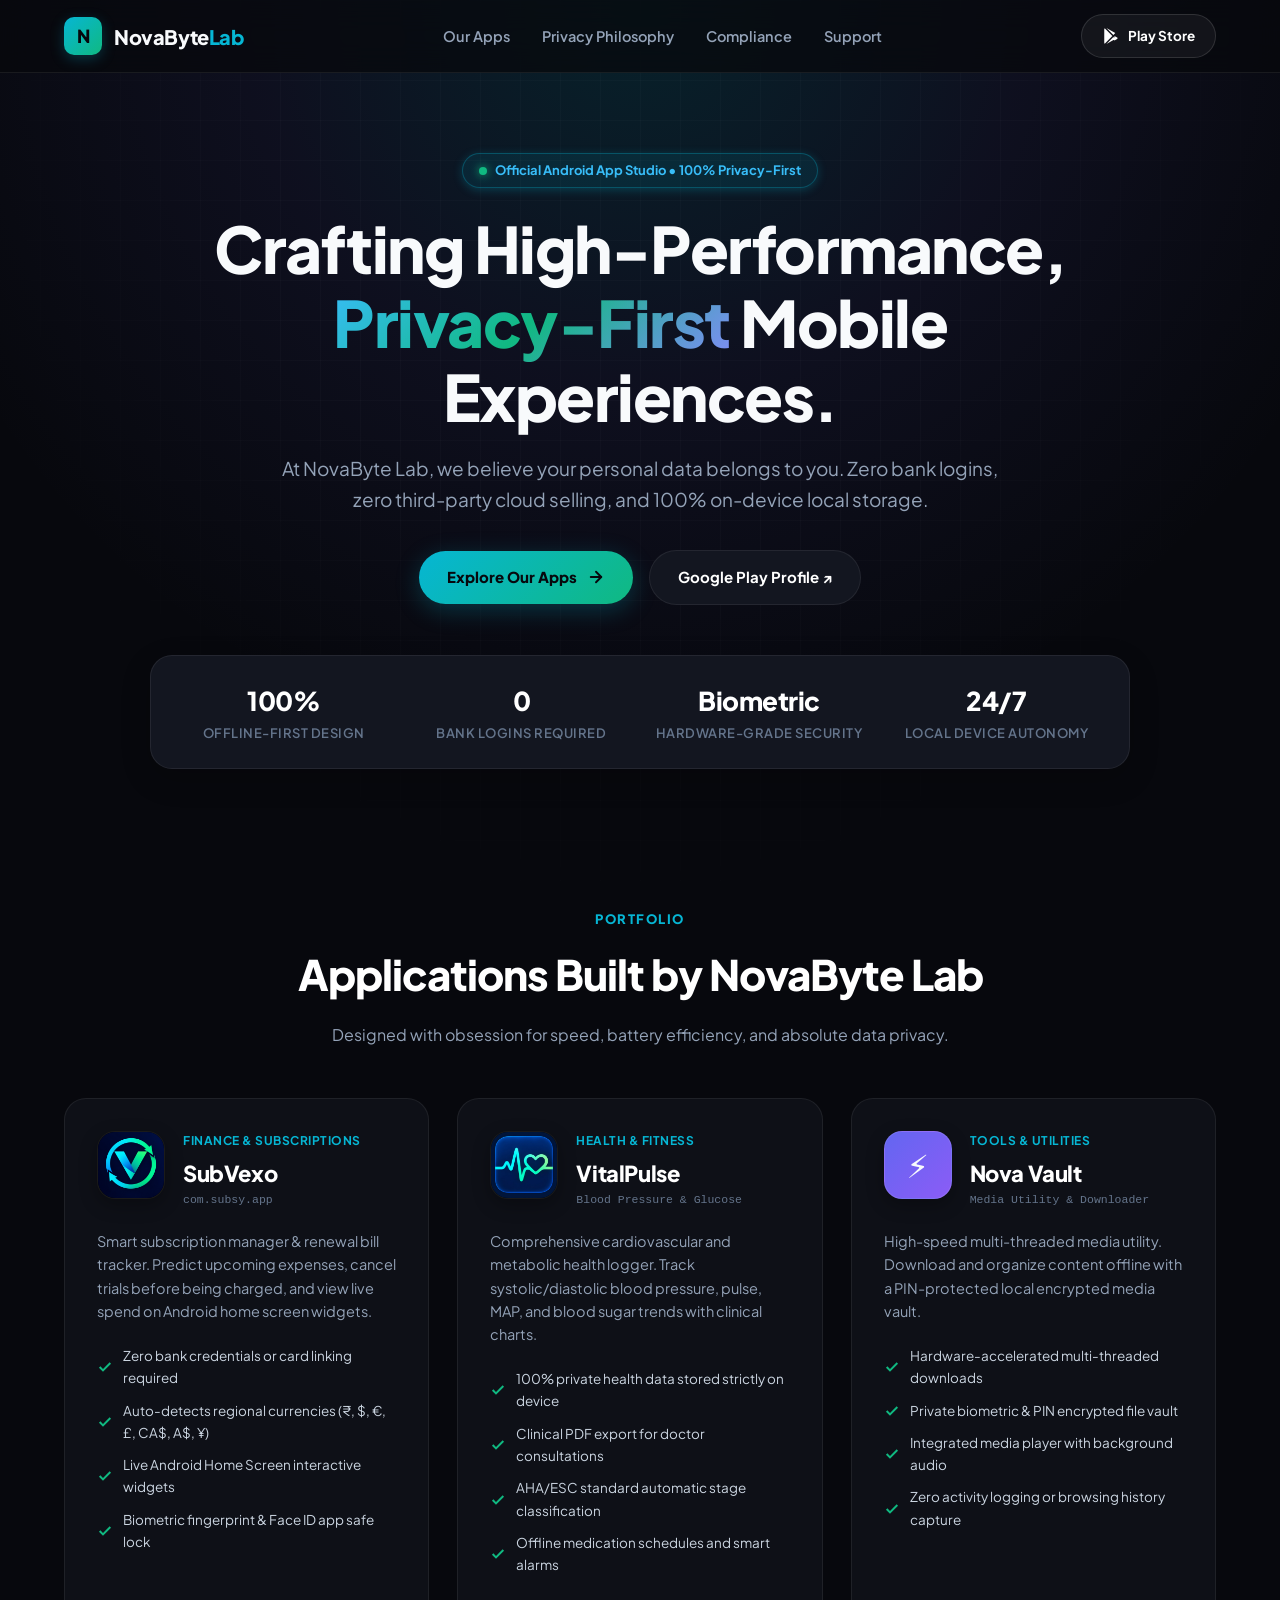
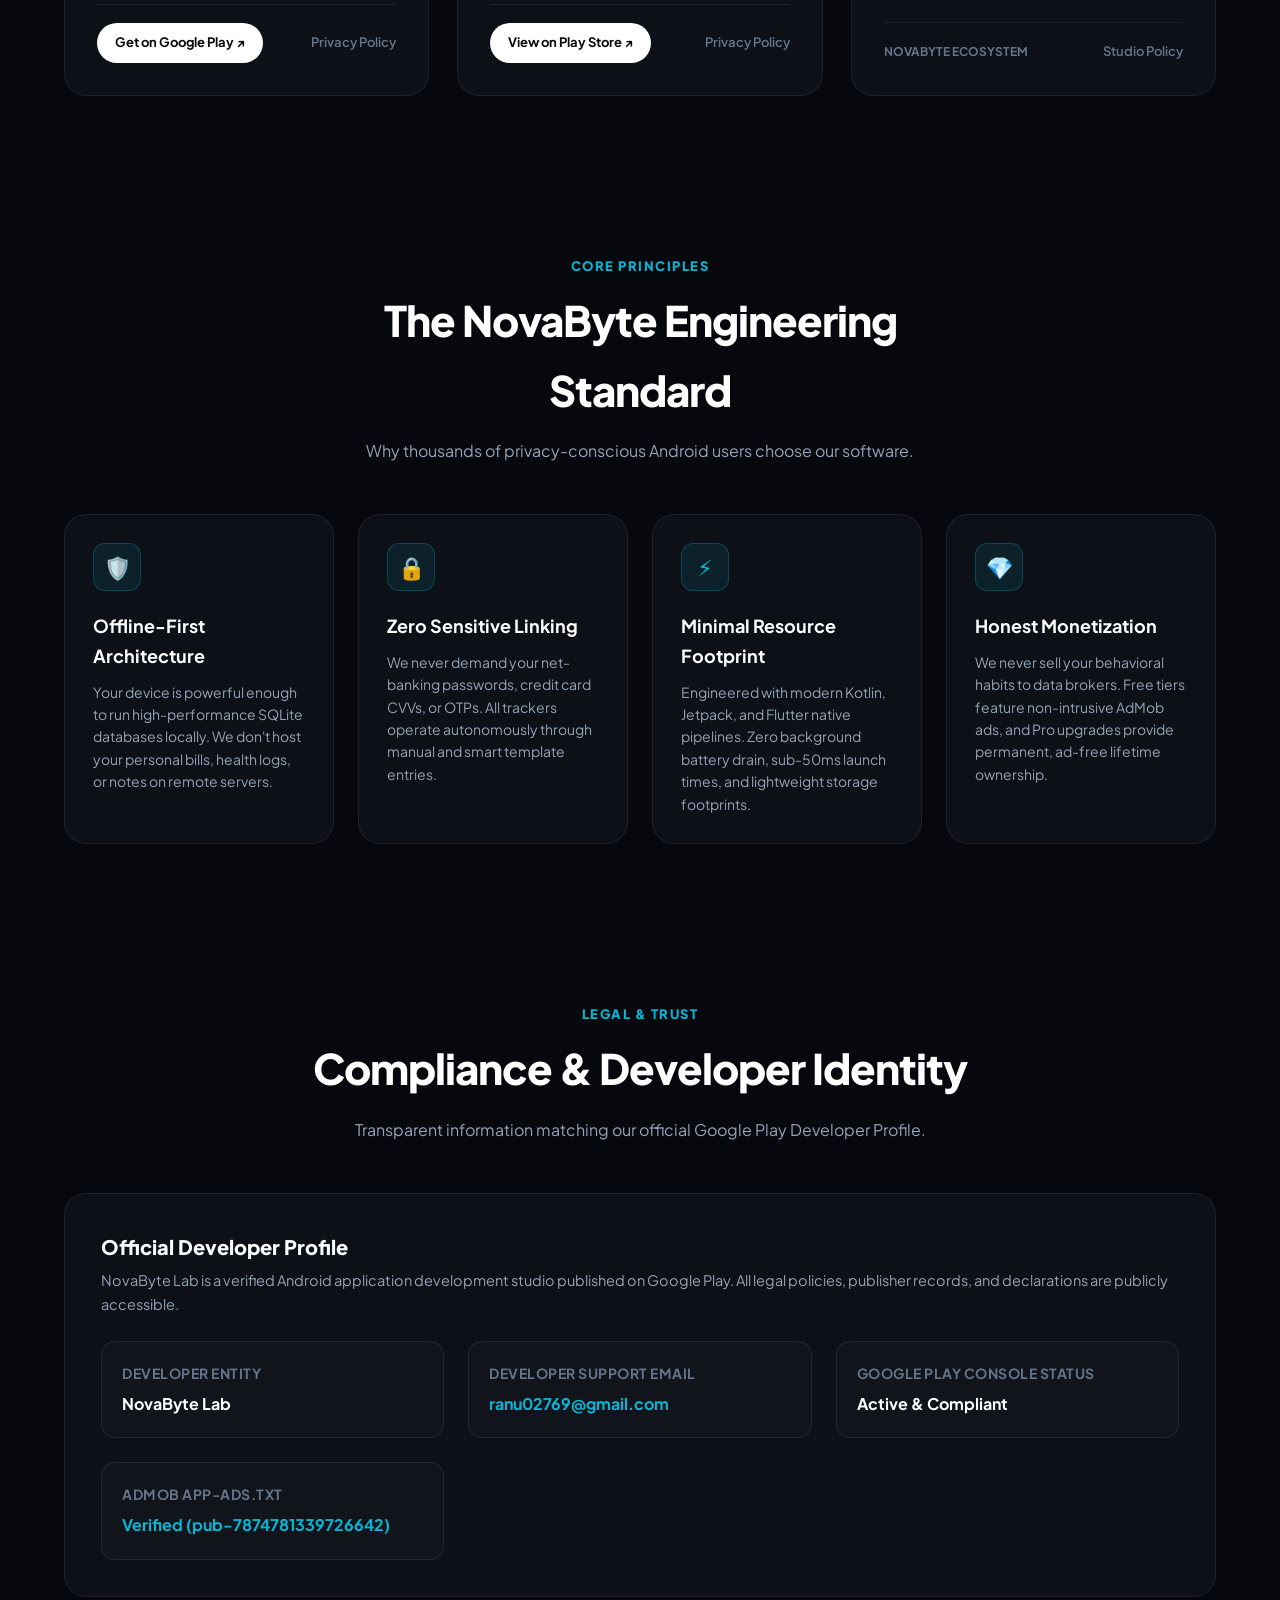
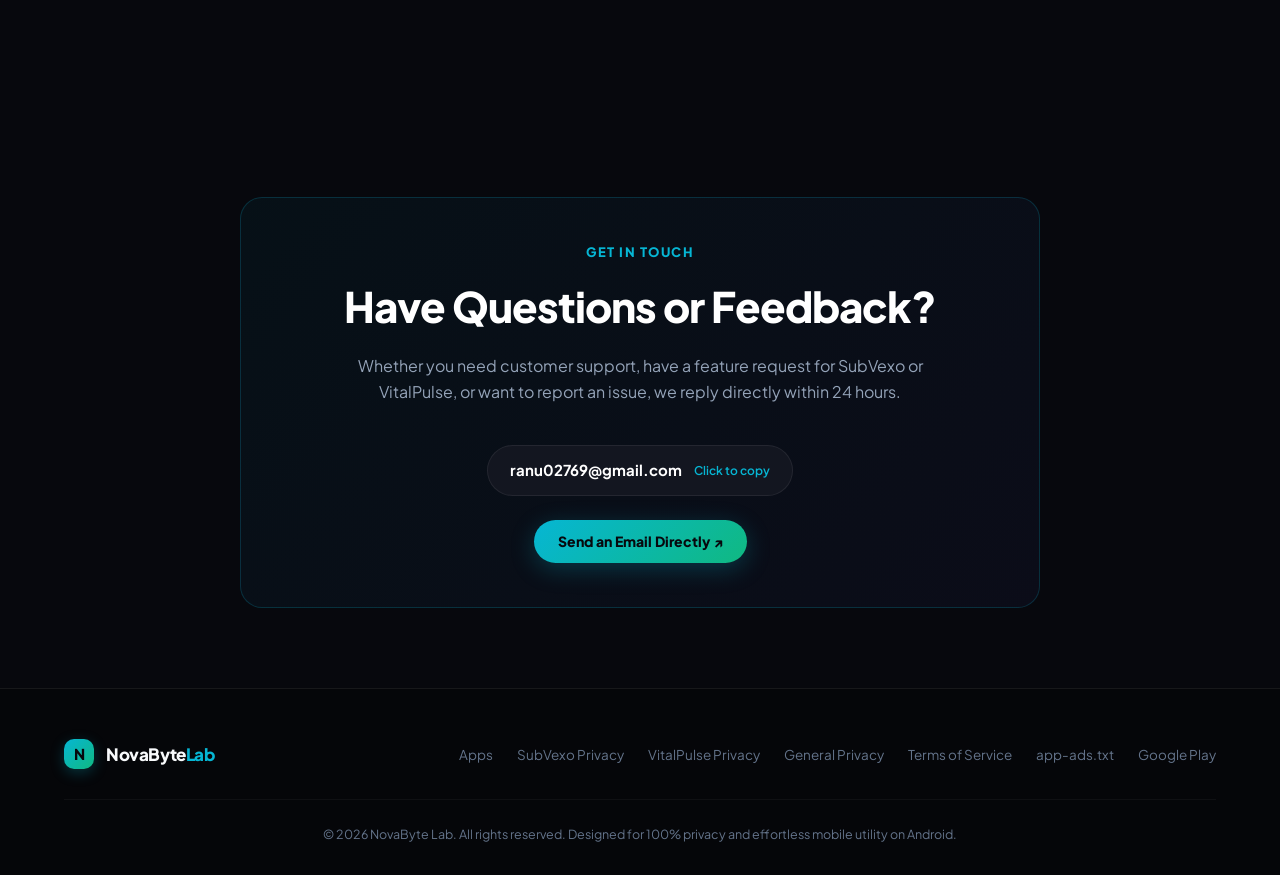
<file: index.html>
<!DOCTYPE html>
<html lang="en">
<head>
  <meta charset="UTF-8"/>
  <meta name="viewport" content="width=device-width, initial-scale=1.0"/>
  <title>NovaByte Lab – Privacy-First, High-Performance Android Apps</title>
  <meta name="description" content="Official home of NovaByte Lab. We craft privacy-first, offline-first mobile applications for Android, including SubVexo and VitalPulse."/>
  <meta name="keywords" content="NovaByte Lab, SubVexo, VitalPulse, Android apps, subscription tracker, offline health tracker, privacy first apps"/>
  <meta name="author" content="NovaByte Lab"/>
  <meta name="theme-color" content="#07080d"/>

  <!-- Open Graph / Meta -->
  <meta property="og:type" content="website"/>
  <meta property="og:title" content="NovaByte Lab – Android App Studio"/>
  <meta property="og:description" content="Crafting high-performance, privacy-first mobile apps for Android with zero bank linking and 100% offline data integrity."/>
  
  <!-- Fonts -->
  <link rel="preconnect" href="https://fonts.googleapis.com"/>
  <link rel="preconnect" href="https://fonts.gstatic.com" crossorigin/>
  <link href="https://fonts.googleapis.com/css2?family=Plus+Jakarta+Sans:wght@400;500;600;700;800&display=swap" rel="stylesheet"/>

  <link rel="stylesheet" href="style.css"/>
</head>
<body>
  <div class="bg-grid"></div>

  <!-- ================= Header ================= -->
  <header class="site-header">
    <div class="container">
      <div class="nav-wrapper">
        <a href="index.html" class="brand-logo">
          <div class="brand-icon-box">N</div>
          <div class="brand-text">NovaByte<span>Lab</span></div>
        </a>

        <ul class="nav-links">
          <li><a href="#apps">Our Apps</a></li>
          <li><a href="#philosophy">Privacy Philosophy</a></li>
          <li><a href="#compliance">Compliance</a></li>
          <li><a href="#contact">Support</a></li>
        </ul>

        <div class="nav-actions">
          <a href="https://play.google.com/store/apps/developer?id=NovaByte+Lab" target="_blank" rel="noopener" class="nav-cta-btn">
            <svg width="18" height="18" viewBox="0 0 24 24" fill="currentColor">
              <path d="M3.609 1.814L13.793 12 3.61 22.186c-.37-.323-.61-.798-.61-1.336V3.15c0-.538.24-1.013.61-1.336zM15.207 13.414l2.457 2.457-11.758 6.72 9.301-9.177zm0-2.828L5.906 1.409l11.758 6.72-2.457 2.457zm1.414 1.414l3.536 2.02c.883.505.883 1.331 0 1.836l-3.536 2.02-2.121-2.121 2.121-2.121z"/>
            </svg>
            Play Store
          </a>
          <button class="mobile-toggle" aria-label="Toggle navigation">☰</button>
        </div>
      </div>
    </div>
  </header>

  <main>
    <!-- ================= Hero Section ================= -->
    <section class="hero">
      <div class="container">
        <div class="hero-pill">
          <span class="pulse-dot"></span>
          Official Android App Studio • 100% Privacy-First
        </div>

        <h1 class="hero-title">
          Crafting High-Performance, <span class="gradient-text">Privacy-First</span> Mobile Experiences.
        </h1>

        <p class="hero-subtitle">
          At NovaByte Lab, we believe your personal data belongs to you. Zero bank logins, zero third-party cloud selling, and 100% on-device local storage.
        </p>

        <div class="hero-buttons">
          <a href="#apps" class="btn-primary">
            Explore Our Apps
            <svg width="18" height="18" viewBox="0 0 24 24" fill="none" stroke="currentColor" stroke-width="2.5" stroke-linecap="round" stroke-linejoin="round">
              <line x1="5" y1="12" x2="19" y2="12"></line>
              <polyline points="12 5 19 12 12 19"></polyline>
            </svg>
          </a>
          <a href="https://play.google.com/store/apps/developer?id=NovaByte+Lab" target="_blank" rel="noopener" class="btn-secondary">
            Google Play Profile ↗
          </a>
        </div>

        <div class="trust-bar">
          <div class="stat-item">
            <div class="stat-number">100%</div>
            <div class="stat-label">Offline-First Design</div>
          </div>
          <div class="stat-item">
            <div class="stat-number">0</div>
            <div class="stat-label">Bank Logins Required</div>
          </div>
          <div class="stat-item">
            <div class="stat-number">Biometric</div>
            <div class="stat-label">Hardware-Grade Security</div>
          </div>
          <div class="stat-item">
            <div class="stat-number">24/7</div>
            <div class="stat-label">Local Device Autonomy</div>
          </div>
        </div>
      </div>
    </section>

    <!-- ================= Apps Showcase ================= -->
    <section class="section" id="apps">
      <div class="container">
        <div class="section-head">
          <span class="section-tag">Portfolio</span>
          <h2 class="section-title">Applications Built by NovaByte Lab</h2>
          <p class="section-desc">Designed with obsession for speed, battery efficiency, and absolute data privacy.</p>
        </div>

        <div class="apps-grid">
          <!-- App 1: SubVexo -->
          <div class="app-card">
            <div class="app-header">
              <img src="assets/subvexo_icon.png" alt="SubVexo App Icon" class="app-icon"/>
              <div class="app-meta">
                <div class="app-category">Finance &amp; Subscriptions</div>
                <h3 class="app-title">SubVexo</h3>
                <div class="app-package">com.subsy.app</div>
              </div>
            </div>
            <p class="app-summary">
              Smart subscription manager &amp; renewal bill tracker. Predict upcoming expenses, cancel trials before being charged, and view live spend on Android home screen widgets.
            </p>
            <ul class="app-features">
              <li>
                <svg width="16" height="16" viewBox="0 0 24 24" fill="none" stroke="currentColor" stroke-width="3"><polyline points="20 6 9 17 4 12"/></svg>
                Zero bank credentials or card linking required
              </li>
              <li>
                <svg width="16" height="16" viewBox="0 0 24 24" fill="none" stroke="currentColor" stroke-width="3"><polyline points="20 6 9 17 4 12"/></svg>
                Auto-detects regional currencies (₹, $, €, £, CA$, A$, ¥)
              </li>
              <li>
                <svg width="16" height="16" viewBox="0 0 24 24" fill="none" stroke="currentColor" stroke-width="3"><polyline points="20 6 9 17 4 12"/></svg>
                Live Android Home Screen interactive widgets
              </li>
              <li>
                <svg width="16" height="16" viewBox="0 0 24 24" fill="none" stroke="currentColor" stroke-width="3"><polyline points="20 6 9 17 4 12"/></svg>
                Biometric fingerprint &amp; Face ID app safe lock
              </li>
            </ul>
            <div class="app-actions">
              <a href="https://play.google.com/store/apps/details?id=com.subsy.app" target="_blank" rel="noopener" class="app-play-btn">
                Get on Google Play ↗
              </a>
              <a href="privacy-subvexo.html" class="app-policy-link">Privacy Policy</a>
            </div>
          </div>

          <!-- App 2: VitalPulse -->
          <div class="app-card">
            <div class="app-header">
              <img src="assets/bp_tracker_icon.png" alt="VitalPulse Health Tracker Icon" class="app-icon"/>
              <div class="app-meta">
                <div class="app-category">Health &amp; Fitness</div>
                <h3 class="app-title">VitalPulse</h3>
                <div class="app-package">Blood Pressure &amp; Glucose</div>
              </div>
            </div>
            <p class="app-summary">
              Comprehensive cardiovascular and metabolic health logger. Track systolic/diastolic blood pressure, pulse, MAP, and blood sugar trends with clinical charts.
            </p>
            <ul class="app-features">
              <li>
                <svg width="16" height="16" viewBox="0 0 24 24" fill="none" stroke="currentColor" stroke-width="3"><polyline points="20 6 9 17 4 12"/></svg>
                100% private health data stored strictly on device
              </li>
              <li>
                <svg width="16" height="16" viewBox="0 0 24 24" fill="none" stroke="currentColor" stroke-width="3"><polyline points="20 6 9 17 4 12"/></svg>
                Clinical PDF export for doctor consultations
              </li>
              <li>
                <svg width="16" height="16" viewBox="0 0 24 24" fill="none" stroke="currentColor" stroke-width="3"><polyline points="20 6 9 17 4 12"/></svg>
                AHA/ESC standard automatic stage classification
              </li>
              <li>
                <svg width="16" height="16" viewBox="0 0 24 24" fill="none" stroke="currentColor" stroke-width="3"><polyline points="20 6 9 17 4 12"/></svg>
                Offline medication schedules and smart alarms
              </li>
            </ul>
            <div class="app-actions">
              <a href="https://play.google.com/store/apps/developer?id=NovaByte+Lab" target="_blank" rel="noopener" class="app-play-btn">
                View on Play Store ↗
              </a>
              <a href="privacy-vitalpulse.html" class="app-policy-link">Privacy Policy</a>
            </div>
          </div>

          <!-- App 3: Nova Media Vault -->
          <div class="app-card">
            <div class="app-header">
              <div class="app-icon" style="display:flex;align-items:center;justify-content:center;background:linear-gradient(135deg,#6366f1,#8b5cf6);font-size:32px;">⚡</div>
              <div class="app-meta">
                <div class="app-category">Tools &amp; Utilities</div>
                <h3 class="app-title">Nova Vault</h3>
                <div class="app-package">Media Utility &amp; Downloader</div>
              </div>
            </div>
            <p class="app-summary">
              High-speed multi-threaded media utility. Download and organize content offline with a PIN-protected local encrypted media vault.
            </p>
            <ul class="app-features">
              <li>
                <svg width="16" height="16" viewBox="0 0 24 24" fill="none" stroke="currentColor" stroke-width="3"><polyline points="20 6 9 17 4 12"/></svg>
                Hardware-accelerated multi-threaded downloads
              </li>
              <li>
                <svg width="16" height="16" viewBox="0 0 24 24" fill="none" stroke="currentColor" stroke-width="3"><polyline points="20 6 9 17 4 12"/></svg>
                Private biometric &amp; PIN encrypted file vault
              </li>
              <li>
                <svg width="16" height="16" viewBox="0 0 24 24" fill="none" stroke="currentColor" stroke-width="3"><polyline points="20 6 9 17 4 12"/></svg>
                Integrated media player with background audio
              </li>
              <li>
                <svg width="16" height="16" viewBox="0 0 24 24" fill="none" stroke="currentColor" stroke-width="3"><polyline points="20 6 9 17 4 12"/></svg>
                Zero activity logging or browsing history capture
              </li>
            </ul>
            <div class="app-actions">
              <span style="font-size:12px;font-weight:700;color:var(--text-muted);text-transform:uppercase;">NovaByte Ecosystem</span>
              <a href="privacy.html" class="app-policy-link">Studio Policy</a>
            </div>
          </div>
        </div>
      </div>
    </section>

    <!-- ================= Philosophy & Pillars ================= -->
    <section class="section" id="philosophy">
      <div class="container">
        <div class="section-head">
          <span class="section-tag">Core Principles</span>
          <h2 class="section-title">The NovaByte Engineering Standard</h2>
          <p class="section-desc">Why thousands of privacy-conscious Android users choose our software.</p>
        </div>

        <div class="pillars-grid">
          <div class="pillar-card">
            <div class="pillar-icon-box">🛡️</div>
            <h3 class="pillar-title">Offline-First Architecture</h3>
            <p class="pillar-desc">
              Your device is powerful enough to run high-performance SQLite databases locally. We don't host your personal bills, health logs, or notes on remote servers.
            </p>
          </div>

          <div class="pillar-card">
            <div class="pillar-icon-box">🔒</div>
            <h3 class="pillar-title">Zero Sensitive Linking</h3>
            <p class="pillar-desc">
              We never demand your net-banking passwords, credit card CVVs, or OTPs. All trackers operate autonomously through manual and smart template entries.
            </p>
          </div>

          <div class="pillar-card">
            <div class="pillar-icon-box">⚡</div>
            <h3 class="pillar-title">Minimal Resource Footprint</h3>
            <p class="pillar-desc">
              Engineered with modern Kotlin, Jetpack, and Flutter native pipelines. Zero background battery drain, sub-50ms launch times, and lightweight storage footprints.
            </p>
          </div>

          <div class="pillar-card">
            <div class="pillar-icon-box">💎</div>
            <h3 class="pillar-title">Honest Monetization</h3>
            <p class="pillar-desc">
              We never sell your behavioral habits to data brokers. Free tiers feature non-intrusive AdMob ads, and Pro upgrades provide permanent, ad-free lifetime ownership.
            </p>
          </div>
        </div>
      </div>
    </section>

    <!-- ================= Developer & Compliance Hub ================= -->
    <section class="section" id="compliance">
      <div class="container">
        <div class="section-head">
          <span class="section-tag">Legal &amp; Trust</span>
          <h2 class="section-title">Compliance &amp; Developer Identity</h2>
          <p class="section-desc">Transparent information matching our official Google Play Developer Profile.</p>
        </div>

        <div class="compliance-box">
          <h3 style="font-size:20px;font-weight:800;color:#fff;margin-bottom:6px;">Official Developer Profile</h3>
          <p style="color:var(--text-secondary);font-size:14.5px;">
            NovaByte Lab is a verified Android application development studio published on Google Play. All legal policies, publisher records, and declarations are publicly accessible.
          </p>

          <div class="compliance-grid">
            <div class="compliance-item">
              <h4>Developer Entity</h4>
              <p>NovaByte Lab</p>
            </div>
            <div class="compliance-item">
              <h4>Developer Support Email</h4>
              <p><a href="mailto:ranu02769@gmail.com" style="color:var(--cyan);text-decoration:none;">ranu02769@gmail.com</a></p>
            </div>
            <div class="compliance-item">
              <h4>Google Play Console Status</h4>
              <p>Active &amp; Compliant</p>
            </div>
            <div class="compliance-item">
              <h4>AdMob app-ads.txt</h4>
              <p><a href="app-ads.txt" target="_blank" style="color:var(--cyan);text-decoration:none;">Verified (pub-7874781339726642)</a></p>
            </div>
          </div>
        </div>
      </div>
    </section>

    <!-- ================= Contact Section ================= -->
    <section class="section" id="contact">
      <div class="container">
        <div class="contact-card">
          <span class="section-tag">Get in Touch</span>
          <h2 class="section-title" style="margin-bottom:12px;">Have Questions or Feedback?</h2>
          <p class="section-desc" style="max-width:600px;margin:0 auto 20px;">
            Whether you need customer support, have a feature request for SubVexo or VitalPulse, or want to report an issue, we reply directly within 24 hours.
          </p>

          <div class="email-copy-badge" data-email="ranu02769@gmail.com" title="Click to copy email">
            <span class="email-text">ranu02769@gmail.com</span>
            <span class="copy-hint">Click to copy</span>
          </div>

          <div style="margin-top:24px;">
            <a href="mailto:ranu02769@gmail.com" class="btn-primary" style="padding:10px 24px;font-size:14px;">
              Send an Email Directly ↗
            </a>
          </div>
        </div>
      </div>
    </section>
  </main>

  <!-- ================= Footer ================= -->
  <footer class="site-footer">
    <div class="container">
      <div class="footer-top">
        <div class="brand-logo">
          <div class="brand-icon-box" style="width:30px;height:30px;font-size:15px;">N</div>
          <div class="brand-text" style="font-size:17px;">NovaByte<span>Lab</span></div>
        </div>

        <ul class="footer-nav">
          <li><a href="#apps">Apps</a></li>
          <li><a href="privacy-subvexo.html">SubVexo Privacy</a></li>
          <li><a href="privacy-vitalpulse.html">VitalPulse Privacy</a></li>
          <li><a href="privacy.html">General Privacy</a></li>
          <li><a href="terms.html">Terms of Service</a></li>
          <li><a href="app-ads.txt">app-ads.txt</a></li>
          <li><a href="https://play.google.com/store/apps/developer?id=NovaByte+Lab" target="_blank" rel="noopener">Google Play</a></li>
        </ul>
      </div>

      <div class="footer-bottom">
        © <span id="current-year">2026</span> NovaByte Lab. All rights reserved. Designed for 100% privacy and effortless mobile utility on Android.
      </div>
    </div>
  </footer>

  <script src="script.js"></script>
</body>
</html>
</file>
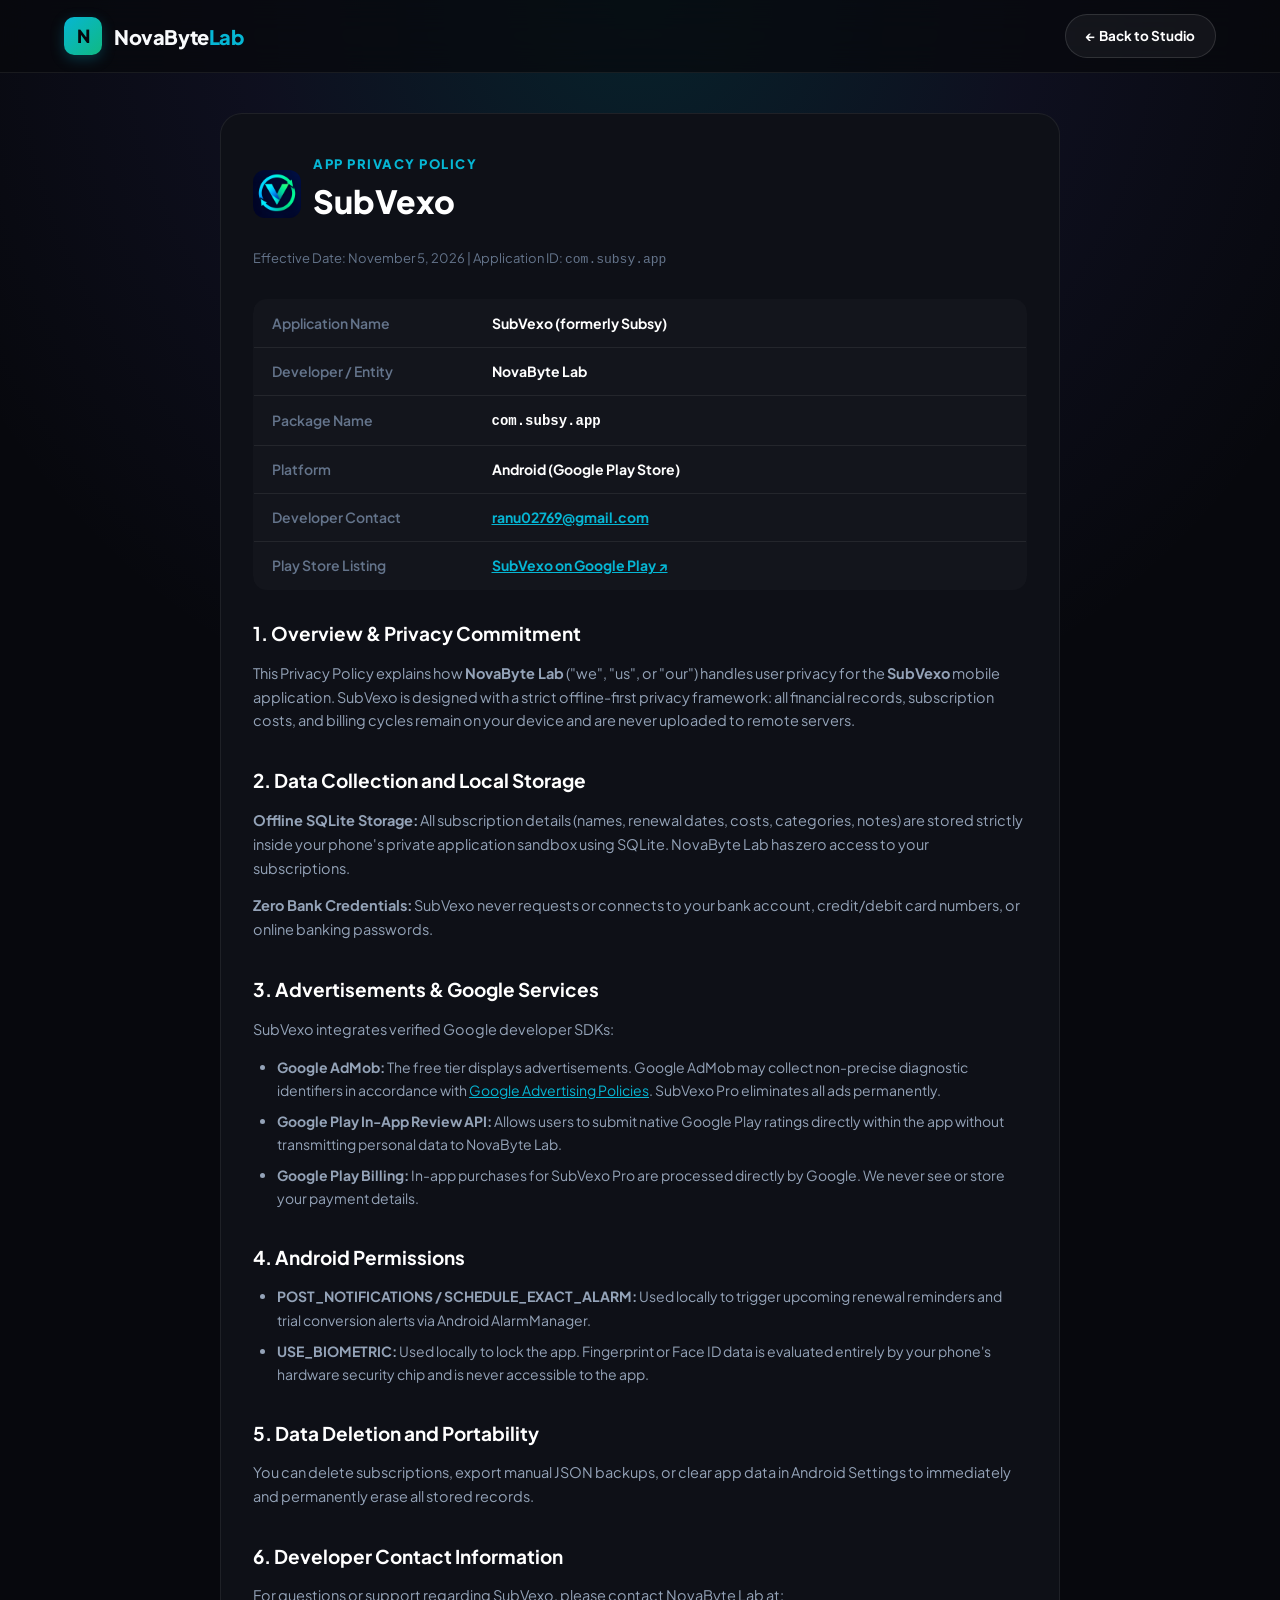
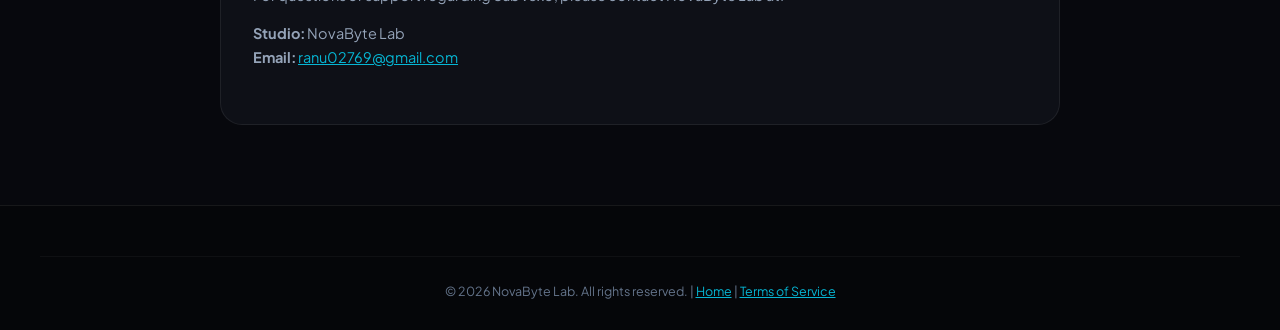
<file: privacy-subvexo.html>
<!DOCTYPE html>
<html lang="en">
<head>
  <meta charset="UTF-8"/>
  <meta name="viewport" content="width=device-width, initial-scale=1.0"/>
  <title>Privacy Policy – SubVexo | NovaByte Lab</title>
  <meta name="description" content="Official Privacy Policy for SubVexo (com.subsy.app) published by NovaByte Lab on Google Play Store."/>
  <link rel="preconnect" href="https://fonts.googleapis.com"/>
  <link rel="preconnect" href="https://fonts.gstatic.com" crossorigin/>
  <link href="https://fonts.googleapis.com/css2?family=Plus+Jakarta+Sans:wght@400;500;600;700;800&display=swap" rel="stylesheet"/>
  <link rel="stylesheet" href="style.css"/>
  <style>
    .legal-content {
      background: var(--bg-surface);
      border: 1px solid var(--border-subtle);
      border-radius: var(--radius-lg);
      padding: 40px 32px;
      margin: 40px auto 80px;
      max-width: 840px;
    }
    .legal-content h1 {
      font-size: 32px;
      font-weight: 800;
      color: #fff;
      margin-bottom: 6px;
    }
    .legal-content .meta-date {
      font-size: 13px;
      color: var(--text-muted);
      margin-bottom: 28px;
      display: block;
    }
    .legal-content h2 {
      font-size: 19px;
      font-weight: 700;
      color: #fff;
      margin: 32px 0 12px;
    }
    .legal-content h2:first-of-type { margin-top: 20px; }
    .legal-content p {
      color: var(--text-secondary);
      font-size: 14.5px;
      margin-bottom: 14px;
    }
    .legal-content ul {
      margin: 10px 0 18px 24px;
      color: var(--text-secondary);
      font-size: 14px;
    }
    .legal-content li { margin-bottom: 8px; }
    .legal-table {
      width: 100%;
      border-collapse: collapse;
      margin: 20px 0 28px;
      font-size: 14px;
      background: rgba(255, 255, 255, 0.02);
      border: 1px solid var(--border-subtle);
      border-radius: var(--radius-md);
      overflow: hidden;
    }
    .legal-table tr { border-bottom: 1px solid var(--border-subtle); }
    .legal-table tr:last-child { border-bottom: none; }
    .legal-table td { padding: 12px 18px; }
    .legal-table td.lbl { width: 220px; color: var(--text-muted); font-weight: 600; }
    .legal-table td.val { color: #fff; font-weight: 700; }
  </style>
</head>
<body>
  <!-- Header -->
  <header class="site-header">
    <div class="container">
      <div class="nav-wrapper">
        <a href="index.html" class="brand-logo">
          <div class="brand-icon-box">N</div>
          <div class="brand-text">NovaByte<span>Lab</span></div>
        </a>
        <a href="index.html" class="nav-cta-btn">← Back to Studio</a>
      </div>
    </div>
  </header>

  <main class="container">
    <div class="legal-content">
      <div style="display:flex;align-items:center;gap:12px;margin-bottom:14px;">
        <img src="assets/subvexo_icon.png" alt="SubVexo Icon" style="width:48px;height:48px;border-radius:12px;"/>
        <div>
          <span class="section-tag" style="margin-bottom:0;">App Privacy Policy</span>
          <h1>SubVexo</h1>
        </div>
      </div>
      <span class="meta-date">Effective Date: November 5, 2026 | Application ID: <code>com.subsy.app</code></span>

      <!-- Identifier Table for Google Play Verification -->
      <table class="legal-table">
        <tr>
          <td class="lbl">Application Name</td>
          <td class="val">SubVexo (formerly Subsy)</td>
        </tr>
        <tr>
          <td class="lbl">Developer / Entity</td>
          <td class="val">NovaByte Lab</td>
        </tr>
        <tr>
          <td class="lbl">Package Name</td>
          <td class="val"><code>com.subsy.app</code></td>
        </tr>
        <tr>
          <td class="lbl">Platform</td>
          <td class="val">Android (Google Play Store)</td>
        </tr>
        <tr>
          <td class="lbl">Developer Contact</td>
          <td class="val"><a href="mailto:ranu02769@gmail.com" style="color:var(--cyan);">ranu02769@gmail.com</a></td>
        </tr>
        <tr>
          <td class="lbl">Play Store Listing</td>
          <td class="val"><a href="https://play.google.com/store/apps/details?id=com.subsy.app" target="_blank" rel="noopener" style="color:var(--cyan);">SubVexo on Google Play ↗</a></td>
        </tr>
      </table>

      <h2>1. Overview &amp; Privacy Commitment</h2>
      <p>This Privacy Policy explains how <strong>NovaByte Lab</strong> ("we", "us", or "our") handles user privacy for the <strong>SubVexo</strong> mobile application. SubVexo is designed with a strict offline-first privacy framework: all financial records, subscription costs, and billing cycles remain on your device and are never uploaded to remote servers.</p>

      <h2>2. Data Collection and Local Storage</h2>
      <p><strong>Offline SQLite Storage:</strong> All subscription details (names, renewal dates, costs, categories, notes) are stored strictly inside your phone's private application sandbox using SQLite. NovaByte Lab has zero access to your subscriptions.</p>
      <p><strong>Zero Bank Credentials:</strong> SubVexo never requests or connects to your bank account, credit/debit card numbers, or online banking passwords.</p>

      <h2>3. Advertisements &amp; Google Services</h2>
      <p>SubVexo integrates verified Google developer SDKs:</p>
      <ul>
        <li><strong>Google AdMob:</strong> The free tier displays advertisements. Google AdMob may collect non-precise diagnostic identifiers in accordance with <a href="https://policies.google.com/technologies/ads" target="_blank" rel="noopener" style="color:var(--cyan);">Google Advertising Policies</a>. SubVexo Pro eliminates all ads permanently.</li>
        <li><strong>Google Play In-App Review API:</strong> Allows users to submit native Google Play ratings directly within the app without transmitting personal data to NovaByte Lab.</li>
        <li><strong>Google Play Billing:</strong> In-app purchases for SubVexo Pro are processed directly by Google. We never see or store your payment details.</li>
      </ul>

      <h2>4. Android Permissions</h2>
      <ul>
        <li><strong>POST_NOTIFICATIONS / SCHEDULE_EXACT_ALARM:</strong> Used locally to trigger upcoming renewal reminders and trial conversion alerts via Android AlarmManager.</li>
        <li><strong>USE_BIOMETRIC:</strong> Used locally to lock the app. Fingerprint or Face ID data is evaluated entirely by your phone's hardware security chip and is never accessible to the app.</li>
      </ul>

      <h2>5. Data Deletion and Portability</h2>
      <p>You can delete subscriptions, export manual JSON backups, or clear app data in Android Settings to immediately and permanently erase all stored records.</p>

      <h2>6. Developer Contact Information</h2>
      <p>For questions or support regarding SubVexo, please contact NovaByte Lab at:</p>
      <p>
        <strong>Studio:</strong> NovaByte Lab<br/>
        <strong>Email:</strong> <a href="mailto:ranu02769@gmail.com" style="color:var(--cyan);">ranu02769@gmail.com</a>
      </p>
    </div>
  </main>

  <footer class="site-footer">
    <div class="container footer-bottom">
      © 2026 NovaByte Lab. All rights reserved. | <a href="index.html" style="color:var(--cyan);">Home</a> | <a href="terms.html" style="color:var(--cyan);">Terms of Service</a>
    </div>
  </footer>
</body>
</html>
</file>
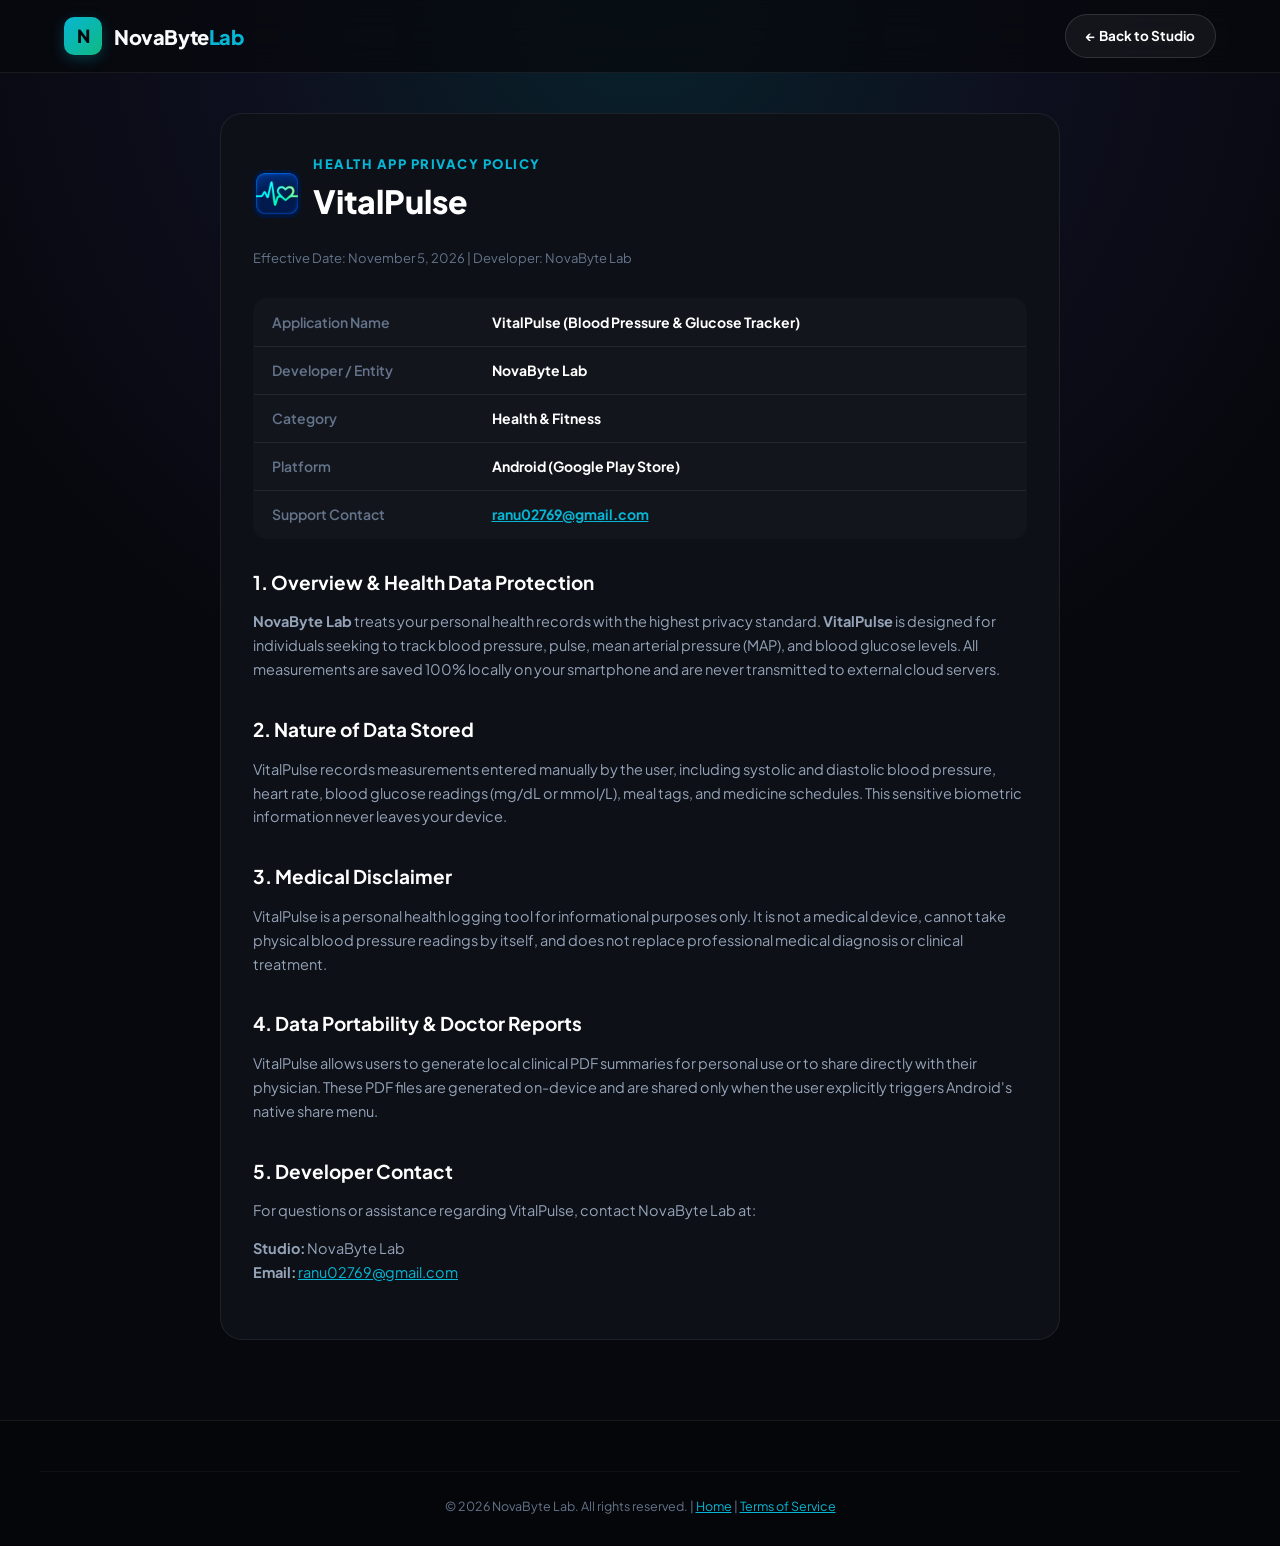
<file: privacy-vitalpulse.html>
<!DOCTYPE html>
<html lang="en">
<head>
  <meta charset="UTF-8"/>
  <meta name="viewport" content="width=device-width, initial-scale=1.0"/>
  <title>Privacy Policy – VitalPulse | NovaByte Lab</title>
  <meta name="description" content="Official Privacy Policy for VitalPulse Blood Pressure & Glucose Tracker published by NovaByte Lab on Google Play Store."/>
  <link rel="preconnect" href="https://fonts.googleapis.com"/>
  <link rel="preconnect" href="https://fonts.gstatic.com" crossorigin/>
  <link href="https://fonts.googleapis.com/css2?family=Plus+Jakarta+Sans:wght@400;500;600;700;800&display=swap" rel="stylesheet"/>
  <link rel="stylesheet" href="style.css"/>
  <style>
    .legal-content {
      background: var(--bg-surface);
      border: 1px solid var(--border-subtle);
      border-radius: var(--radius-lg);
      padding: 40px 32px;
      margin: 40px auto 80px;
      max-width: 840px;
    }
    .legal-content h1 {
      font-size: 32px;
      font-weight: 800;
      color: #fff;
      margin-bottom: 6px;
    }
    .legal-content .meta-date {
      font-size: 13px;
      color: var(--text-muted);
      margin-bottom: 28px;
      display: block;
    }
    .legal-content h2 {
      font-size: 19px;
      font-weight: 700;
      color: #fff;
      margin: 32px 0 12px;
    }
    .legal-content h2:first-of-type { margin-top: 20px; }
    .legal-content p {
      color: var(--text-secondary);
      font-size: 14.5px;
      margin-bottom: 14px;
    }
    .legal-content ul {
      margin: 10px 0 18px 24px;
      color: var(--text-secondary);
      font-size: 14px;
    }
    .legal-content li { margin-bottom: 8px; }
    .legal-table {
      width: 100%;
      border-collapse: collapse;
      margin: 20px 0 28px;
      font-size: 14px;
      background: rgba(255, 255, 255, 0.02);
      border: 1px solid var(--border-subtle);
      border-radius: var(--radius-md);
      overflow: hidden;
    }
    .legal-table tr { border-bottom: 1px solid var(--border-subtle); }
    .legal-table tr:last-child { border-bottom: none; }
    .legal-table td { padding: 12px 18px; }
    .legal-table td.lbl { width: 220px; color: var(--text-muted); font-weight: 600; }
    .legal-table td.val { color: #fff; font-weight: 700; }
  </style>
</head>
<body>
  <header class="site-header">
    <div class="container">
      <div class="nav-wrapper">
        <a href="index.html" class="brand-logo">
          <div class="brand-icon-box">N</div>
          <div class="brand-text">NovaByte<span>Lab</span></div>
        </a>
        <a href="index.html" class="nav-cta-btn">← Back to Studio</a>
      </div>
    </div>
  </header>

  <main class="container">
    <div class="legal-content">
      <div style="display:flex;align-items:center;gap:12px;margin-bottom:14px;">
        <img src="assets/bp_tracker_icon.png" alt="VitalPulse Icon" style="width:48px;height:48px;border-radius:12px;"/>
        <div>
          <span class="section-tag" style="margin-bottom:0;">Health App Privacy Policy</span>
          <h1>VitalPulse</h1>
        </div>
      </div>
      <span class="meta-date">Effective Date: November 5, 2026 | Developer: NovaByte Lab</span>

      <table class="legal-table">
        <tr>
          <td class="lbl">Application Name</td>
          <td class="val">VitalPulse (Blood Pressure &amp; Glucose Tracker)</td>
        </tr>
        <tr>
          <td class="lbl">Developer / Entity</td>
          <td class="val">NovaByte Lab</td>
        </tr>
        <tr>
          <td class="lbl">Category</td>
          <td class="val">Health &amp; Fitness</td>
        </tr>
        <tr>
          <td class="lbl">Platform</td>
          <td class="val">Android (Google Play Store)</td>
        </tr>
        <tr>
          <td class="lbl">Support Contact</td>
          <td class="val"><a href="mailto:ranu02769@gmail.com" style="color:var(--cyan);">ranu02769@gmail.com</a></td>
        </tr>
      </table>

      <h2>1. Overview &amp; Health Data Protection</h2>
      <p><strong>NovaByte Lab</strong> treats your personal health records with the highest privacy standard. <strong>VitalPulse</strong> is designed for individuals seeking to track blood pressure, pulse, mean arterial pressure (MAP), and blood glucose levels. All measurements are saved 100% locally on your smartphone and are never transmitted to external cloud servers.</p>

      <h2>2. Nature of Data Stored</h2>
      <p>VitalPulse records measurements entered manually by the user, including systolic and diastolic blood pressure, heart rate, blood glucose readings (mg/dL or mmol/L), meal tags, and medicine schedules. This sensitive biometric information never leaves your device.</p>

      <h2>3. Medical Disclaimer</h2>
      <p>VitalPulse is a personal health logging tool for informational purposes only. It is not a medical device, cannot take physical blood pressure readings by itself, and does not replace professional medical diagnosis or clinical treatment.</p>

      <h2>4. Data Portability &amp; Doctor Reports</h2>
      <p>VitalPulse allows users to generate local clinical PDF summaries for personal use or to share directly with their physician. These PDF files are generated on-device and are shared only when the user explicitly triggers Android's native share menu.</p>

      <h2>5. Developer Contact</h2>
      <p>For questions or assistance regarding VitalPulse, contact NovaByte Lab at:</p>
      <p>
        <strong>Studio:</strong> NovaByte Lab<br/>
        <strong>Email:</strong> <a href="mailto:ranu02769@gmail.com" style="color:var(--cyan);">ranu02769@gmail.com</a>
      </p>
    </div>
  </main>

  <footer class="site-footer">
    <div class="container footer-bottom">
      © 2026 NovaByte Lab. All rights reserved. | <a href="index.html" style="color:var(--cyan);">Home</a> | <a href="terms.html" style="color:var(--cyan);">Terms of Service</a>
    </div>
  </footer>
</body>
</html>
</file>
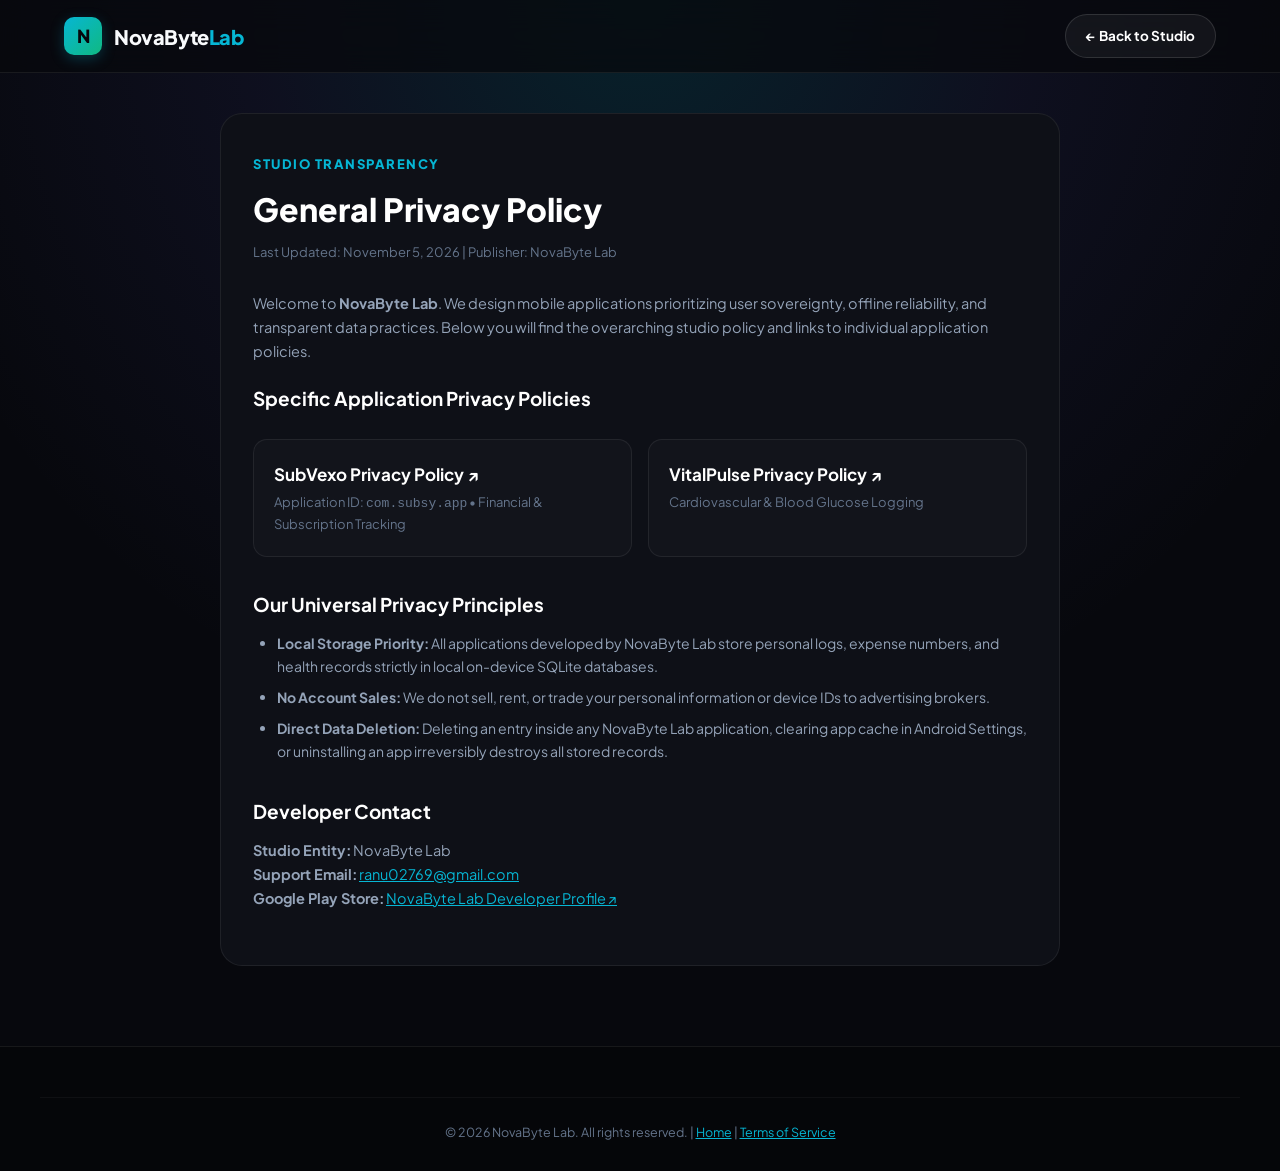
<file: privacy.html>
<!DOCTYPE html>
<html lang="en">
<head>
  <meta charset="UTF-8"/>
  <meta name="viewport" content="width=device-width, initial-scale=1.0"/>
  <title>Privacy Policy – NovaByte Lab Studio</title>
  <meta name="description" content="General Privacy Policy for NovaByte Lab Android application development studio."/>
  <link rel="preconnect" href="https://fonts.googleapis.com"/>
  <link rel="preconnect" href="https://fonts.gstatic.com" crossorigin/>
  <link href="https://fonts.googleapis.com/css2?family=Plus+Jakarta+Sans:wght@400;500;600;700;800&display=swap" rel="stylesheet"/>
  <link rel="stylesheet" href="style.css"/>
  <style>
    .legal-content {
      background: var(--bg-surface);
      border: 1px solid var(--border-subtle);
      border-radius: var(--radius-lg);
      padding: 40px 32px;
      margin: 40px auto 80px;
      max-width: 840px;
    }
    .legal-content h1 {
      font-size: 32px;
      font-weight: 800;
      color: #fff;
      margin-bottom: 6px;
    }
    .legal-content .meta-date {
      font-size: 13px;
      color: var(--text-muted);
      margin-bottom: 28px;
      display: block;
    }
    .legal-content h2 {
      font-size: 19px;
      font-weight: 700;
      color: #fff;
      margin: 32px 0 12px;
    }
    .legal-content h2:first-of-type { margin-top: 20px; }
    .legal-content p {
      color: var(--text-secondary);
      font-size: 14.5px;
      margin-bottom: 14px;
    }
    .legal-content ul {
      margin: 10px 0 18px 24px;
      color: var(--text-secondary);
      font-size: 14px;
    }
    .legal-content li { margin-bottom: 8px; }
    .policy-cards {
      display: grid;
      grid-template-columns: repeat(auto-fit, minmax(260px, 1fr));
      gap: 16px;
      margin: 24px 0 32px;
    }
    .p-card {
      background: rgba(255, 255, 255, 0.02);
      border: 1px solid var(--border-subtle);
      border-radius: var(--radius-md);
      padding: 20px;
      text-decoration: none;
      transition: var(--transition-fast);
      display: block;
    }
    .p-card:hover {
      border-color: var(--cyan);
      transform: translateY(-2px);
    }
    .p-card h3 { color: #fff; font-size: 17px; margin-bottom: 4px; }
    .p-card p { font-size: 13px; color: var(--text-muted); margin-bottom: 0; }
  </style>
</head>
<body>
  <header class="site-header">
    <div class="container">
      <div class="nav-wrapper">
        <a href="index.html" class="brand-logo">
          <div class="brand-icon-box">N</div>
          <div class="brand-text">NovaByte<span>Lab</span></div>
        </a>
        <a href="index.html" class="nav-cta-btn">← Back to Studio</a>
      </div>
    </div>
  </header>

  <main class="container">
    <div class="legal-content">
      <span class="section-tag">Studio Transparency</span>
      <h1>General Privacy Policy</h1>
      <span class="meta-date">Last Updated: November 5, 2026 | Publisher: NovaByte Lab</span>

      <p>
        Welcome to <strong>NovaByte Lab</strong>. We design mobile applications prioritizing user sovereignty, offline reliability, and transparent data practices. Below you will find the overarching studio policy and links to individual application policies.
      </p>

      <h2>Specific Application Privacy Policies</h2>
      <div class="policy-cards">
        <a href="privacy-subvexo.html" class="p-card">
          <h3>SubVexo Privacy Policy ↗</h3>
          <p>Application ID: <code>com.subsy.app</code> • Financial &amp; Subscription Tracking</p>
        </a>
        <a href="privacy-vitalpulse.html" class="p-card">
          <h3>VitalPulse Privacy Policy ↗</h3>
          <p>Cardiovascular &amp; Blood Glucose Logging</p>
        </a>
      </div>

      <h2>Our Universal Privacy Principles</h2>
      <ul>
        <li><strong>Local Storage Priority:</strong> All applications developed by NovaByte Lab store personal logs, expense numbers, and health records strictly in local on-device SQLite databases.</li>
        <li><strong>No Account Sales:</strong> We do not sell, rent, or trade your personal information or device IDs to advertising brokers.</li>
        <li><strong>Direct Data Deletion:</strong> Deleting an entry inside any NovaByte Lab application, clearing app cache in Android Settings, or uninstalling an app irreversibly destroys all stored records.</li>
      </ul>

      <h2>Developer Contact</h2>
      <p>
        <strong>Studio Entity:</strong> NovaByte Lab<br/>
        <strong>Support Email:</strong> <a href="mailto:ranu02769@gmail.com" style="color:var(--cyan);">ranu02769@gmail.com</a><br/>
        <strong>Google Play Store:</strong> <a href="https://play.google.com/store/apps/developer?id=NovaByte+Lab" target="_blank" rel="noopener" style="color:var(--cyan);">NovaByte Lab Developer Profile ↗</a>
      </p>
    </div>
  </main>

  <footer class="site-footer">
    <div class="container footer-bottom">
      © 2026 NovaByte Lab. All rights reserved. | <a href="index.html" style="color:var(--cyan);">Home</a> | <a href="terms.html" style="color:var(--cyan);">Terms of Service</a>
    </div>
  </footer>
</body>
</html>
</file>
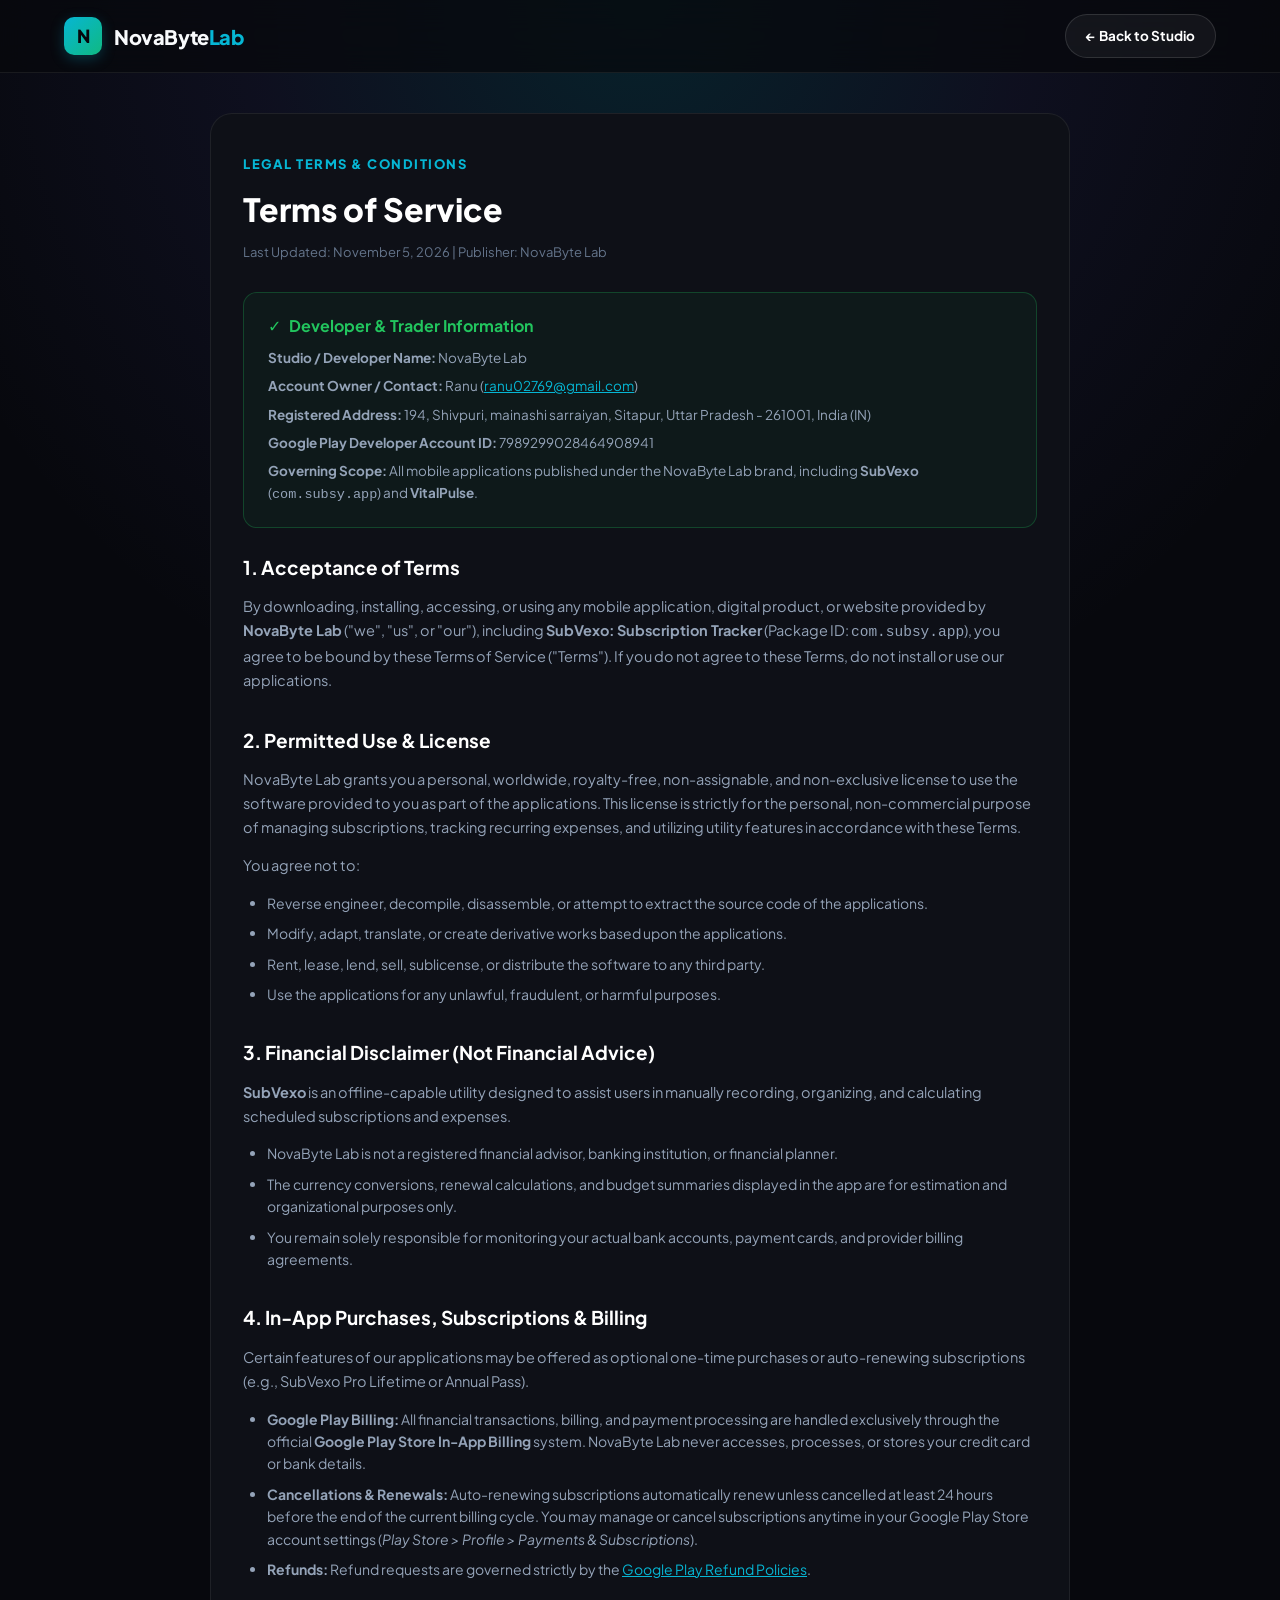
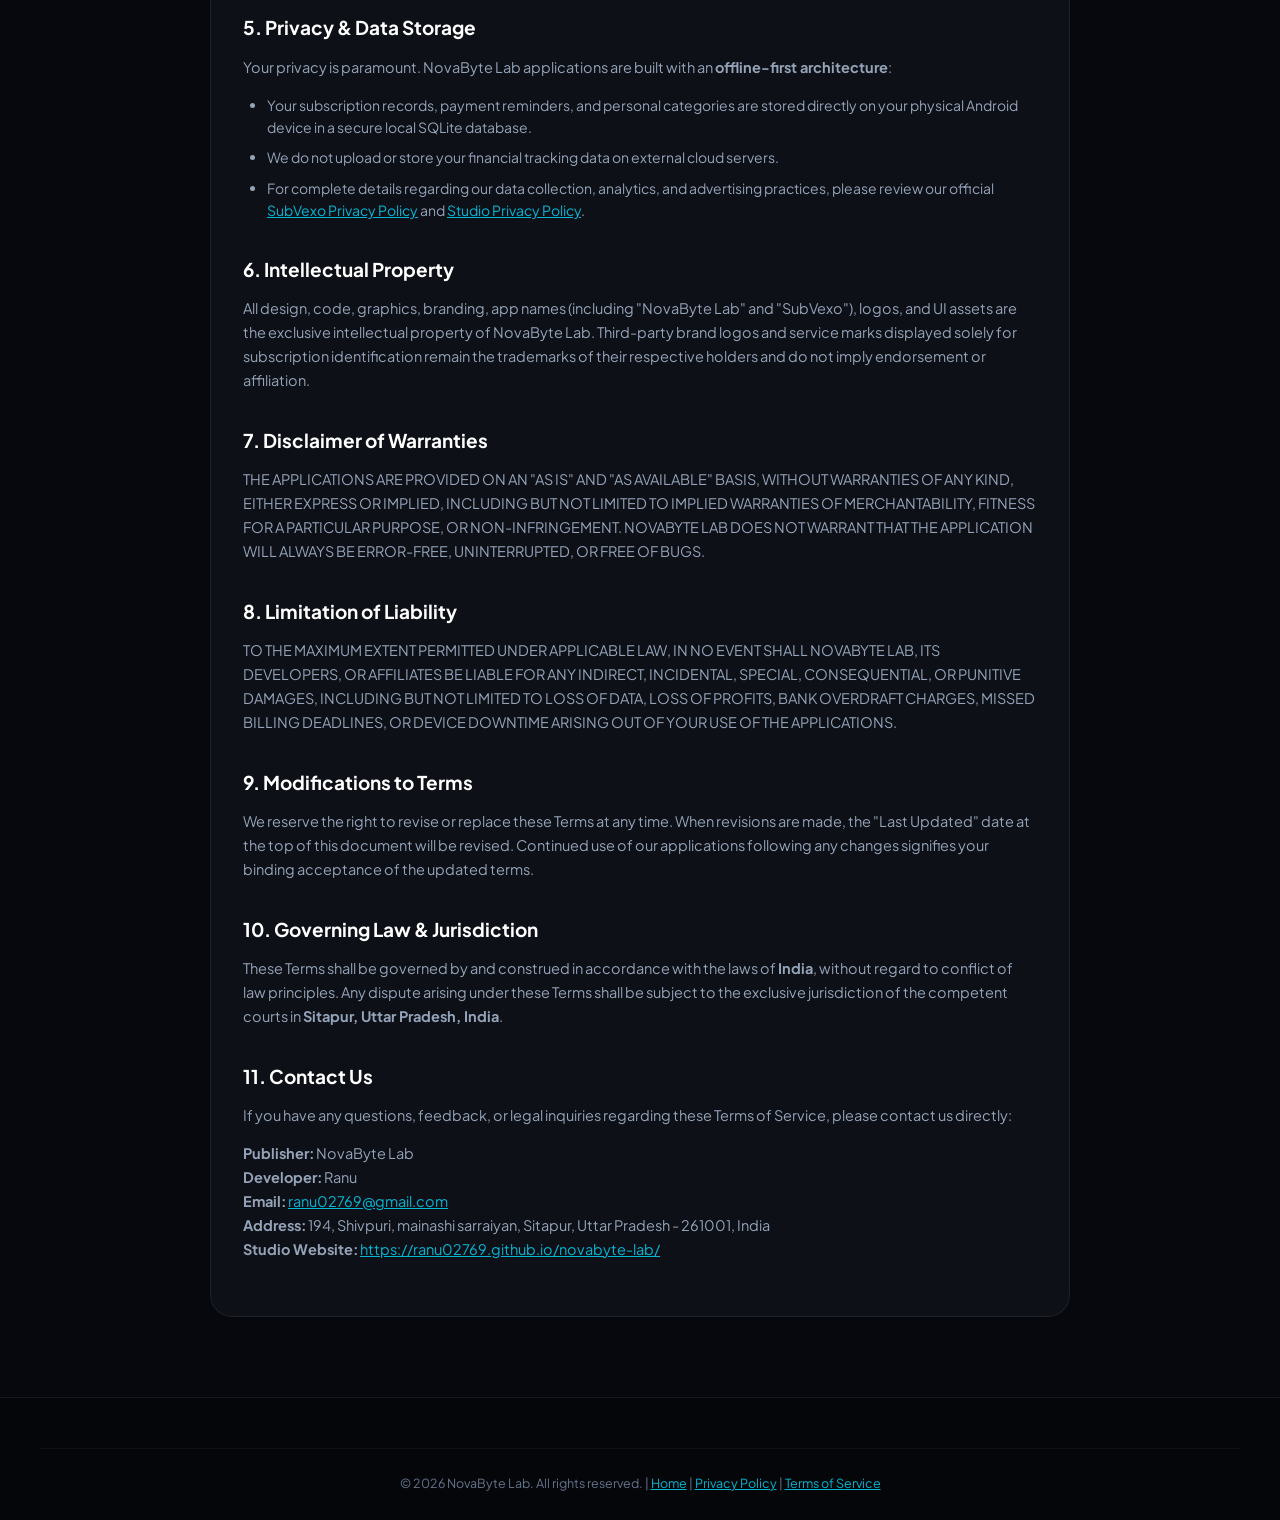
<file: terms.html>
<!DOCTYPE html>
<html lang="en">
<head>
  <meta charset="UTF-8"/>
  <meta name="viewport" content="width=device-width, initial-scale=1.0"/>
  <title>Terms of Service – NovaByte Lab</title>
  <meta name="description" content="Terms of Service and End User License Agreement for NovaByte Lab mobile applications including SubVexo."/>
  <link rel="preconnect" href="https://fonts.googleapis.com"/>
  <link rel="preconnect" href="https://fonts.gstatic.com" crossorigin/>
  <link href="https://fonts.googleapis.com/css2?family=Plus+Jakarta+Sans:wght@400;500;600;700;800&display=swap" rel="stylesheet"/>
  <link rel="stylesheet" href="style.css"/>
  <style>
    .legal-content {
      background: var(--bg-surface);
      border: 1px solid var(--border-subtle);
      border-radius: var(--radius-lg);
      padding: 40px 32px;
      margin: 40px auto 80px;
      max-width: 860px;
    }
    .legal-content h1 {
      font-size: 32px;
      font-weight: 800;
      color: #fff;
      margin-bottom: 6px;
    }
    .legal-content .meta-date {
      font-size: 13px;
      color: var(--text-muted);
      margin-bottom: 28px;
      display: block;
    }
    .legal-content h2 {
      font-size: 19px;
      font-weight: 700;
      color: #fff;
      margin: 32px 0 12px;
    }
    .legal-content h2:first-of-type { margin-top: 20px; }
    .legal-content p {
      color: var(--text-secondary);
      font-size: 14.5px;
      margin-bottom: 14px;
      line-height: 1.65;
    }
    .legal-content ul {
      margin: 10px 0 18px 24px;
      color: var(--text-secondary);
      font-size: 14px;
      line-height: 1.6;
    }
    .legal-content li { margin-bottom: 8px; }
    .trader-box {
      background: rgba(34, 197, 94, 0.05);
      border: 1px solid rgba(34, 197, 94, 0.25);
      border-radius: var(--radius-md);
      padding: 20px 24px;
      margin: 24px 0;
    }
    .trader-box h3 {
      color: #22c55e;
      font-size: 16px;
      margin-bottom: 8px;
      display: flex;
      align-items: center;
      gap: 8px;
    }
    .trader-box p {
      font-size: 13.5px;
      color: var(--text-secondary);
      margin-bottom: 6px;
    }
    .trader-box p:last-child {
      margin-bottom: 0;
    }
  </style>
</head>
<body>
  <!-- Header -->
  <header class="site-header">
    <div class="container">
      <div class="nav-wrapper">
        <a href="index.html" class="brand-logo">
          <div class="brand-icon-box">N</div>
          <div class="brand-text">NovaByte<span>Lab</span></div>
        </a>
        <a href="index.html" class="nav-cta-btn">← Back to Studio</a>
      </div>
    </div>
  </header>

  <!-- Main Content -->
  <main class="container">
    <div class="legal-content">
      <span class="section-tag">Legal Terms &amp; Conditions</span>
      <h1>Terms of Service</h1>
      <span class="meta-date">Last Updated: November 5, 2026 | Publisher: NovaByte Lab</span>

      <div class="trader-box">
        <h3><span>✓</span> Developer &amp; Trader Information</h3>
        <p><strong>Studio / Developer Name:</strong> NovaByte Lab</p>
        <p><strong>Account Owner / Contact:</strong> Ranu (<a href="mailto:ranu02769@gmail.com" style="color:var(--cyan);">ranu02769@gmail.com</a>)</p>
        <p><strong>Registered Address:</strong> 194, Shivpuri, mainashi sarraiyan, Sitapur, Uttar Pradesh - 261001, India (IN)</p>
        <p><strong>Google Play Developer Account ID:</strong> 7989299028464908941</p>
        <p><strong>Governing Scope:</strong> All mobile applications published under the NovaByte Lab brand, including <strong>SubVexo</strong> (<code>com.subsy.app</code>) and <strong>VitalPulse</strong>.</p>
      </div>

      <h2>1. Acceptance of Terms</h2>
      <p>
        By downloading, installing, accessing, or using any mobile application, digital product, or website provided by <strong>NovaByte Lab</strong> ("we", "us", or "our"), including <strong>SubVexo: Subscription Tracker</strong> (Package ID: <code>com.subsy.app</code>), you agree to be bound by these Terms of Service ("Terms"). If you do not agree to these Terms, do not install or use our applications.
      </p>

      <h2>2. Permitted Use &amp; License</h2>
      <p>
        NovaByte Lab grants you a personal, worldwide, royalty-free, non-assignable, and non-exclusive license to use the software provided to you as part of the applications. This license is strictly for the personal, non-commercial purpose of managing subscriptions, tracking recurring expenses, and utilizing utility features in accordance with these Terms.
      </p>
      <p>You agree not to:</p>
      <ul>
        <li>Reverse engineer, decompile, disassemble, or attempt to extract the source code of the applications.</li>
        <li>Modify, adapt, translate, or create derivative works based upon the applications.</li>
        <li>Rent, lease, lend, sell, sublicense, or distribute the software to any third party.</li>
        <li>Use the applications for any unlawful, fraudulent, or harmful purposes.</li>
      </ul>

      <h2>3. Financial Disclaimer (Not Financial Advice)</h2>
      <p>
        <strong>SubVexo</strong> is an offline-capable utility designed to assist users in manually recording, organizing, and calculating scheduled subscriptions and expenses.
      </p>
      <ul>
        <li>NovaByte Lab is not a registered financial advisor, banking institution, or financial planner.</li>
        <li>The currency conversions, renewal calculations, and budget summaries displayed in the app are for estimation and organizational purposes only.</li>
        <li>You remain solely responsible for monitoring your actual bank accounts, payment cards, and provider billing agreements.</li>
      </ul>

      <h2>4. In-App Purchases, Subscriptions &amp; Billing</h2>
      <p>
        Certain features of our applications may be offered as optional one-time purchases or auto-renewing subscriptions (e.g., SubVexo Pro Lifetime or Annual Pass).
      </p>
      <ul>
        <li><strong>Google Play Billing:</strong> All financial transactions, billing, and payment processing are handled exclusively through the official <strong>Google Play Store In-App Billing</strong> system. NovaByte Lab never accesses, processes, or stores your credit card or bank details.</li>
        <li><strong>Cancellations &amp; Renewals:</strong> Auto-renewing subscriptions automatically renew unless cancelled at least 24 hours before the end of the current billing cycle. You may manage or cancel subscriptions anytime in your Google Play Store account settings (<em>Play Store &gt; Profile &gt; Payments &amp; Subscriptions</em>).</li>
        <li><strong>Refunds:</strong> Refund requests are governed strictly by the <a href="https://support.google.com/googleplay/answer/2479637" target="_blank" rel="noopener" style="color:var(--cyan);">Google Play Refund Policies</a>.</li>
      </ul>

      <h2>5. Privacy &amp; Data Storage</h2>
      <p>
        Your privacy is paramount. NovaByte Lab applications are built with an <strong>offline-first architecture</strong>:
      </p>
      <ul>
        <li>Your subscription records, payment reminders, and personal categories are stored directly on your physical Android device in a secure local SQLite database.</li>
        <li>We do not upload or store your financial tracking data on external cloud servers.</li>
        <li>For complete details regarding our data collection, analytics, and advertising practices, please review our official <a href="privacy-subvexo.html" style="color:var(--cyan);">SubVexo Privacy Policy</a> and <a href="privacy.html" style="color:var(--cyan);">Studio Privacy Policy</a>.</li>
      </ul>

      <h2>6. Intellectual Property</h2>
      <p>
        All design, code, graphics, branding, app names (including "NovaByte Lab" and "SubVexo"), logos, and UI assets are the exclusive intellectual property of NovaByte Lab. Third-party brand logos and service marks displayed solely for subscription identification remain the trademarks of their respective holders and do not imply endorsement or affiliation.
      </p>

      <h2>7. Disclaimer of Warranties</h2>
      <p>
        THE APPLICATIONS ARE PROVIDED ON AN "AS IS" AND "AS AVAILABLE" BASIS, WITHOUT WARRANTIES OF ANY KIND, EITHER EXPRESS OR IMPLIED, INCLUDING BUT NOT LIMITED TO IMPLIED WARRANTIES OF MERCHANTABILITY, FITNESS FOR A PARTICULAR PURPOSE, OR NON-INFRINGEMENT. NOVABYTE LAB DOES NOT WARRANT THAT THE APPLICATION WILL ALWAYS BE ERROR-FREE, UNINTERRUPTED, OR FREE OF BUGS.
      </p>

      <h2>8. Limitation of Liability</h2>
      <p>
        TO THE MAXIMUM EXTENT PERMITTED UNDER APPLICABLE LAW, IN NO EVENT SHALL NOVABYTE LAB, ITS DEVELOPERS, OR AFFILIATES BE LIABLE FOR ANY INDIRECT, INCIDENTAL, SPECIAL, CONSEQUENTIAL, OR PUNITIVE DAMAGES, INCLUDING BUT NOT LIMITED TO LOSS OF DATA, LOSS OF PROFITS, BANK OVERDRAFT CHARGES, MISSED BILLING DEADLINES, OR DEVICE DOWNTIME ARISING OUT OF YOUR USE OF THE APPLICATIONS.
      </p>

      <h2>9. Modifications to Terms</h2>
      <p>
        We reserve the right to revise or replace these Terms at any time. When revisions are made, the "Last Updated" date at the top of this document will be revised. Continued use of our applications following any changes signifies your binding acceptance of the updated terms.
      </p>

      <h2>10. Governing Law &amp; Jurisdiction</h2>
      <p>
        These Terms shall be governed by and construed in accordance with the laws of <strong>India</strong>, without regard to conflict of law principles. Any dispute arising under these Terms shall be subject to the exclusive jurisdiction of the competent courts in <strong>Sitapur, Uttar Pradesh, India</strong>.
      </p>

      <h2>11. Contact Us</h2>
      <p>
        If you have any questions, feedback, or legal inquiries regarding these Terms of Service, please contact us directly:
      </p>
      <p>
        <strong>Publisher:</strong> NovaByte Lab<br/>
        <strong>Developer:</strong> Ranu<br/>
        <strong>Email:</strong> <a href="mailto:ranu02769@gmail.com" style="color:var(--cyan);">ranu02769@gmail.com</a><br/>
        <strong>Address:</strong> 194, Shivpuri, mainashi sarraiyan, Sitapur, Uttar Pradesh - 261001, India<br/>
        <strong>Studio Website:</strong> <a href="https://ranu02769.github.io/novabyte-lab/" style="color:var(--cyan);">https://ranu02769.github.io/novabyte-lab/</a>
      </p>
    </div>
  </main>

  <!-- Footer -->
  <footer class="site-footer">
    <div class="container footer-bottom">
      © 2026 NovaByte Lab. All rights reserved. | <a href="index.html" style="color:var(--cyan);">Home</a> | <a href="privacy.html" style="color:var(--cyan);">Privacy Policy</a> | <a href="terms.html" style="color:var(--cyan);">Terms of Service</a>
    </div>
  </footer>
</body>
</html>
</file>
<file: style.css>
/* ==========================================================================
   NovaByte Lab - Official Studio & Portfolio Stylesheet
   Ultra-Pro Dark Theme Design System (2026 Edition)
   ========================================================================== */

:root {
  --bg-main: #07080d;
  --bg-surface: #0e1017;
  --bg-card: #131620;
  --bg-card-hover: #191d2b;
  --border-subtle: rgba(255, 255, 255, 0.07);
  --border-focus: rgba(6, 182, 212, 0.5);
  
  --text-primary: #f8fafc;
  --text-secondary: #94a3b8;
  --text-muted: #64748b;
  
  --cyan: #06b6d4;
  --cyan-glow: rgba(6, 182, 212, 0.25);
  --emerald: #10b981;
  --emerald-glow: rgba(16, 185, 129, 0.25);
  --indigo: #6366f1;
  --indigo-glow: rgba(99, 102, 241, 0.25);

  --gradient-brand: linear-gradient(135deg, #06b6d4 0%, #10b981 100%);
  --gradient-card: linear-gradient(180deg, rgba(255, 255, 255, 0.03) 0%, rgba(255, 255, 255, 0) 100%);
  --gradient-hero: radial-gradient(circle at 50% 0%, rgba(6, 182, 212, 0.15) 0%, rgba(99, 102, 241, 0.08) 35%, transparent 70%);

  --radius-sm: 8px;
  --radius-md: 14px;
  --radius-lg: 22px;
  --radius-full: 9999px;

  --transition-fast: 0.2s cubic-bezier(0.4, 0, 0.2, 1);
  --transition-normal: 0.3s cubic-bezier(0.4, 0, 0.2, 1);
}

*, *::before, *::after {
  box-sizing: border-box;
  margin: 0;
  padding: 0;
}

html {
  scroll-behavior: smooth;
  color-scheme: dark;
}

body {
  background-color: var(--bg-main);
  color: var(--text-primary);
  font-family: 'Plus Jakarta Sans', system-ui, -apple-system, sans-serif;
  line-height: 1.65;
  overflow-x: hidden;
  background-image: var(--gradient-hero);
  background-repeat: no-repeat;
  background-size: 100% 900px;
}

/* Background Subtle Grid */
.bg-grid {
  position: absolute;
  top: 0;
  left: 0;
  width: 100%;
  height: 900px;
  background-image: 
    linear-gradient(to right, rgba(255, 255, 255, 0.02) 1px, transparent 1px),
    linear-gradient(to bottom, rgba(255, 255, 255, 0.02) 1px, transparent 1px);
  background-size: 40px 40px;
  mask-image: radial-gradient(ellipse at 50% 20%, black 40%, transparent 80%);
  pointer-events: none;
  z-index: 0;
}

.container {
  width: 100%;
  max-width: 1200px;
  margin: 0 auto;
  padding: 0 24px;
  position: relative;
  z-index: 1;
}

/* ==========================================================================
   Header & Navbar
   ========================================================================== */
header.site-header {
  position: sticky;
  top: 0;
  z-index: 100;
  backdrop-filter: blur(16px);
  -webkit-backdrop-filter: blur(16px);
  background: rgba(7, 8, 13, 0.75);
  border-bottom: 1px solid var(--border-subtle);
  transition: var(--transition-normal);
}

.nav-wrapper {
  display: flex;
  align-items: center;
  justify-content: space-between;
  height: 72px;
}

.brand-logo {
  display: flex;
  align-items: center;
  gap: 12px;
  text-decoration: none;
  color: var(--text-primary);
  font-weight: 800;
  font-size: 20px;
  letter-spacing: -0.4px;
}

.brand-icon-box {
  width: 38px;
  height: 38px;
  border-radius: 10px;
  background: var(--gradient-brand);
  display: flex;
  align-items: center;
  justify-content: center;
  color: #07080d;
  font-weight: 900;
  font-size: 18px;
  box-shadow: 0 4px 14px var(--cyan-glow);
}

.brand-text span {
  color: var(--cyan);
}

.nav-links {
  display: flex;
  align-items: center;
  gap: 32px;
  list-style: none;
}

.nav-links a {
  color: var(--text-secondary);
  text-decoration: none;
  font-size: 14.5px;
  font-weight: 600;
  transition: var(--transition-fast);
}

.nav-links a:hover {
  color: var(--text-primary);
}

.nav-cta-btn {
  display: inline-flex;
  align-items: center;
  gap: 8px;
  padding: 10px 20px;
  background: rgba(255, 255, 255, 0.05);
  border: 1px solid rgba(255, 255, 255, 0.12);
  color: #fff;
  border-radius: var(--radius-full);
  text-decoration: none;
  font-size: 13.5px;
  font-weight: 700;
  transition: var(--transition-normal);
}

.nav-cta-btn:hover {
  background: #fff;
  color: #07080d;
  border-color: #fff;
  transform: translateY(-1px);
  box-shadow: 0 6px 20px rgba(255, 255, 255, 0.15);
}

/* Mobile Hamburger */
.mobile-toggle {
  display: none;
  background: none;
  border: none;
  color: var(--text-primary);
  font-size: 24px;
  cursor: pointer;
}

/* ==========================================================================
   Hero Section
   ========================================================================== */
.hero {
  padding: 80px 0 60px;
  text-align: center;
  position: relative;
}

.hero-pill {
  display: inline-flex;
  align-items: center;
  gap: 8px;
  padding: 6px 16px;
  background: rgba(6, 182, 212, 0.1);
  border: 1px solid rgba(6, 182, 212, 0.3);
  border-radius: var(--radius-full);
  color: #38bdf8;
  font-size: 13px;
  font-weight: 700;
  margin-bottom: 24px;
  box-shadow: 0 2px 10px var(--cyan-glow);
}

.hero-pill span.pulse-dot {
  width: 8px;
  height: 8px;
  border-radius: 50%;
  background: #10b981;
  box-shadow: 0 0 10px #10b981;
}

.hero-title {
  font-size: clamp(36px, 6vw, 64px);
  font-weight: 800;
  line-height: 1.15;
  letter-spacing: -1.5px;
  margin-bottom: 20px;
  max-width: 900px;
  margin-left: auto;
  margin-right: auto;
}

.gradient-text {
  background: linear-gradient(135deg, #38bdf8 0%, #10b981 50%, #818cf8 100%);
  -webkit-background-clip: text;
  -webkit-text-fill-color: transparent;
}

.hero-subtitle {
  font-size: clamp(16px, 2.2vw, 19px);
  color: var(--text-secondary);
  max-width: 720px;
  margin: 0 auto 36px;
  line-height: 1.6;
}

.hero-buttons {
  display: flex;
  align-items: center;
  justify-content: center;
  gap: 16px;
  flex-wrap: wrap;
  margin-bottom: 50px;
}

.btn-primary {
  display: inline-flex;
  align-items: center;
  gap: 10px;
  padding: 14px 28px;
  background: var(--gradient-brand);
  color: #07080d;
  font-weight: 800;
  font-size: 15px;
  border-radius: var(--radius-full);
  text-decoration: none;
  box-shadow: 0 6px 24px var(--cyan-glow);
  transition: var(--transition-normal);
}

.btn-primary:hover {
  transform: translateY(-2px);
  box-shadow: 0 10px 30px rgba(6, 182, 212, 0.4);
}

.btn-secondary {
  display: inline-flex;
  align-items: center;
  gap: 10px;
  padding: 14px 28px;
  background: var(--bg-card);
  color: #fff;
  font-weight: 700;
  font-size: 15px;
  border: 1px solid var(--border-subtle);
  border-radius: var(--radius-full);
  text-decoration: none;
  transition: var(--transition-normal);
}

.btn-secondary:hover {
  background: var(--bg-card-hover);
  border-color: rgba(255, 255, 255, 0.2);
  transform: translateY(-2px);
}

/* Trust Stats Bar */
.trust-bar {
  display: grid;
  grid-template-columns: repeat(auto-fit, minmax(200px, 1fr));
  gap: 20px;
  max-width: 980px;
  margin: 0 auto;
  padding: 24px;
  background: var(--bg-card);
  border: 1px solid var(--border-subtle);
  border-radius: var(--radius-lg);
  box-shadow: 0 10px 30px rgba(0, 0, 0, 0.2);
}

.stat-item {
  text-align: center;
}

.stat-number {
  font-size: 26px;
  font-weight: 800;
  color: #fff;
  letter-spacing: -0.5px;
}

.stat-label {
  font-size: 13px;
  color: var(--text-muted);
  font-weight: 600;
  text-transform: uppercase;
  letter-spacing: 0.5px;
}

/* ==========================================================================
   Section Headers
   ========================================================================== */
.section {
  padding: 80px 0;
}

.section-head {
  text-align: center;
  max-width: 700px;
  margin: 0 auto 50px;
}

.section-tag {
  color: var(--cyan);
  font-size: 13px;
  font-weight: 800;
  text-transform: uppercase;
  letter-spacing: 1.5px;
  margin-bottom: 8px;
  display: block;
}

.section-title {
  font-size: clamp(28px, 4vw, 42px);
  font-weight: 800;
  letter-spacing: -1px;
  color: #fff;
  margin-bottom: 14px;
}

.section-desc {
  font-size: 16px;
  color: var(--text-secondary);
}

/* ==========================================================================
   Apps Showcase Grid
   ========================================================================== */
.apps-grid {
  display: grid;
  grid-template-columns: repeat(auto-fit, minmax(320px, 1fr));
  gap: 28px;
}

.app-card {
  background: var(--bg-surface);
  border: 1px solid var(--border-subtle);
  border-radius: var(--radius-lg);
  padding: 32px;
  position: relative;
  overflow: hidden;
  transition: var(--transition-normal);
  display: flex;
  flex-direction: column;
}

.app-card::before {
  content: '';
  position: absolute;
  top: 0;
  left: 0;
  right: 0;
  height: 3px;
  background: var(--gradient-brand);
  opacity: 0;
  transition: var(--transition-normal);
}

.app-card:hover {
  transform: translateY(-4px);
  border-color: rgba(6, 182, 212, 0.35);
  box-shadow: 0 16px 40px rgba(0, 0, 0, 0.4), 0 0 20px var(--cyan-glow);
}

.app-card:hover::before {
  opacity: 1;
}

.app-header {
  display: flex;
  align-items: flex-start;
  gap: 18px;
  margin-bottom: 20px;
}

.app-icon {
  width: 68px;
  height: 68px;
  border-radius: 18px;
  object-fit: cover;
  box-shadow: 0 6px 18px rgba(0, 0, 0, 0.3);
  border: 1px solid rgba(255, 255, 255, 0.1);
  background: #000;
}

.app-meta {
  flex: 1;
}

.app-category {
  font-size: 12px;
  font-weight: 700;
  color: var(--cyan);
  text-transform: uppercase;
  letter-spacing: 0.5px;
  margin-bottom: 4px;
}

.app-title {
  font-size: 22px;
  font-weight: 800;
  color: #fff;
  letter-spacing: -0.4px;
}

.app-package {
  font-size: 11.5px;
  font-family: ui-monospace, SFMono-Regular, Consolas, monospace;
  color: var(--text-muted);
}

.app-summary {
  font-size: 14.5px;
  color: var(--text-secondary);
  margin-bottom: 22px;
  line-height: 1.6;
}

.app-features {
  list-style: none;
  margin-bottom: 28px;
  display: flex;
  flex-direction: column;
  gap: 10px;
}

.app-features li {
  display: flex;
  align-items: center;
  gap: 10px;
  font-size: 13.5px;
  color: #cbd5e1;
}

.app-features li svg {
  color: var(--emerald);
  flex-shrink: 0;
}

.app-actions {
  margin-top: auto;
  display: flex;
  align-items: center;
  justify-content: space-between;
  gap: 12px;
  padding-top: 18px;
  border-top: 1px solid var(--border-subtle);
}

.app-play-btn {
  display: inline-flex;
  align-items: center;
  gap: 8px;
  background: #fff;
  color: #07080d;
  padding: 9px 18px;
  border-radius: var(--radius-full);
  font-size: 13px;
  font-weight: 700;
  text-decoration: none;
  transition: var(--transition-fast);
}

.app-play-btn:hover {
  background: var(--cyan);
  color: #07080d;
}

.app-policy-link {
  font-size: 13px;
  font-weight: 600;
  color: var(--text-muted);
  text-decoration: none;
  transition: var(--transition-fast);
}

.app-policy-link:hover {
  color: var(--cyan);
  text-decoration: underline;
}

/* ==========================================================================
   Philosophy & Pillars
   ========================================================================== */
.pillars-grid {
  display: grid;
  grid-template-columns: repeat(auto-fit, minmax(260px, 1fr));
  gap: 24px;
}

.pillar-card {
  background: var(--bg-surface);
  border: 1px solid var(--border-subtle);
  border-radius: var(--radius-lg);
  padding: 28px;
  transition: var(--transition-normal);
}

.pillar-card:hover {
  border-color: rgba(6, 182, 212, 0.3);
  transform: translateY(-2px);
}

.pillar-icon-box {
  width: 48px;
  height: 48px;
  border-radius: 12px;
  background: rgba(6, 182, 212, 0.1);
  border: 1px solid rgba(6, 182, 212, 0.25);
  display: flex;
  align-items: center;
  justify-content: center;
  color: var(--cyan);
  font-size: 22px;
  margin-bottom: 20px;
}

.pillar-title {
  font-size: 18px;
  font-weight: 700;
  color: #fff;
  margin-bottom: 10px;
}

.pillar-desc {
  font-size: 14px;
  color: var(--text-secondary);
  line-height: 1.6;
}

/* ==========================================================================
   Compliance & Developer Identity Box
   ========================================================================== */
.compliance-box {
  background: var(--bg-surface);
  border: 1px solid var(--border-subtle);
  border-radius: var(--radius-lg);
  padding: 36px;
  margin-bottom: 40px;
}

.compliance-grid {
  display: grid;
  grid-template-columns: repeat(auto-fit, minmax(280px, 1fr));
  gap: 24px;
  margin-top: 24px;
}

.compliance-item {
  background: rgba(255, 255, 255, 0.02);
  border: 1px solid var(--border-subtle);
  border-radius: var(--radius-md);
  padding: 20px;
}

.compliance-item h4 {
  font-size: 14px;
  color: var(--text-muted);
  text-transform: uppercase;
  margin-bottom: 6px;
  letter-spacing: 0.5px;
}

.compliance-item p {
  font-size: 16px;
  font-weight: 700;
  color: #fff;
}

.compliance-item code {
  font-family: ui-monospace, SFMono-Regular, Consolas, monospace;
  color: var(--cyan);
}

/* ==========================================================================
   Contact Section
   ========================================================================== */
.contact-card {
  background: linear-gradient(135deg, rgba(6, 182, 212, 0.05) 0%, rgba(99, 102, 241, 0.05) 100%);
  border: 1px solid rgba(6, 182, 212, 0.2);
  border-radius: var(--radius-lg);
  padding: 44px 32px;
  text-align: center;
  max-width: 800px;
  margin: 0 auto;
}

.email-copy-badge {
  display: inline-flex;
  align-items: center;
  gap: 12px;
  background: var(--bg-card);
  border: 1px solid var(--border-subtle);
  padding: 12px 22px;
  border-radius: var(--radius-full);
  margin-top: 20px;
  cursor: pointer;
  transition: var(--transition-fast);
}

.email-copy-badge:hover {
  border-color: var(--cyan);
  box-shadow: 0 4px 16px var(--cyan-glow);
}

.email-copy-badge span.email-text {
  font-size: 15px;
  font-weight: 700;
  color: #fff;
}

.email-copy-badge span.copy-hint {
  font-size: 12px;
  color: var(--cyan);
  font-weight: 600;
}

/* ==========================================================================
   Footer
   ========================================================================== */
footer.site-footer {
  border-top: 1px solid var(--border-subtle);
  padding: 50px 0 30px;
  background: #050609;
}

.footer-top {
  display: flex;
  justify-content: space-between;
  align-items: center;
  flex-wrap: wrap;
  gap: 20px;
  margin-bottom: 30px;
}

.footer-nav {
  display: flex;
  gap: 24px;
  flex-wrap: wrap;
  list-style: none;
}

.footer-nav a {
  color: var(--text-muted);
  text-decoration: none;
  font-size: 13.5px;
  transition: var(--transition-fast);
}

.footer-nav a:hover {
  color: var(--text-primary);
}

.footer-bottom {
  text-align: center;
  font-size: 12.5px;
  color: var(--text-muted);
  border-top: 1px solid rgba(255, 255, 255, 0.04);
  padding-top: 24px;
}

/* ==========================================================================
   Responsive Breakpoints
   ========================================================================== */
@media (max-width: 860px) {
  .nav-links {
    display: none;
  }
  .mobile-toggle {
    display: block;
  }
  .mobile-menu-active .nav-links {
    display: flex;
    flex-direction: column;
    position: absolute;
    top: 72px;
    left: 0;
    right: 0;
    background: var(--bg-surface);
    padding: 24px;
    border-bottom: 1px solid var(--border-subtle);
    gap: 18px;
  }
  .hero-title {
    font-size: 38px;
  }
}
</file>
